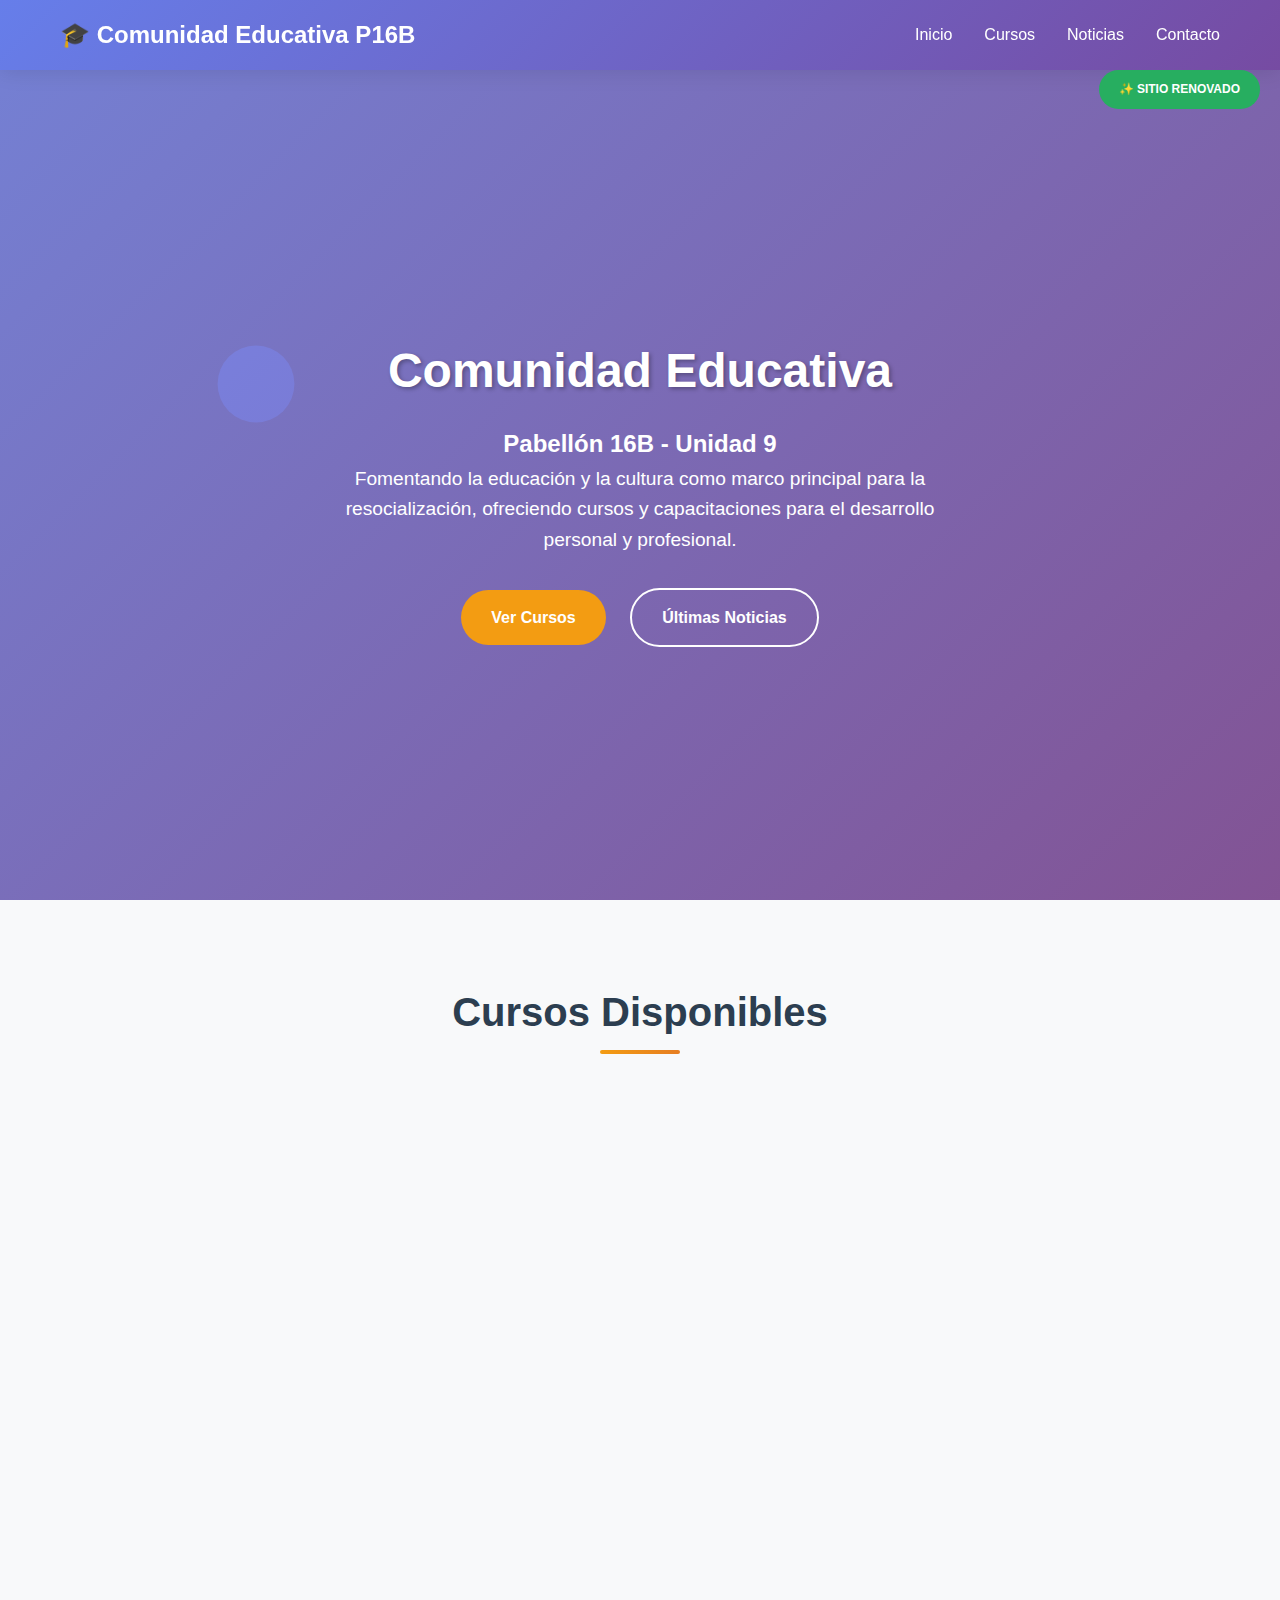
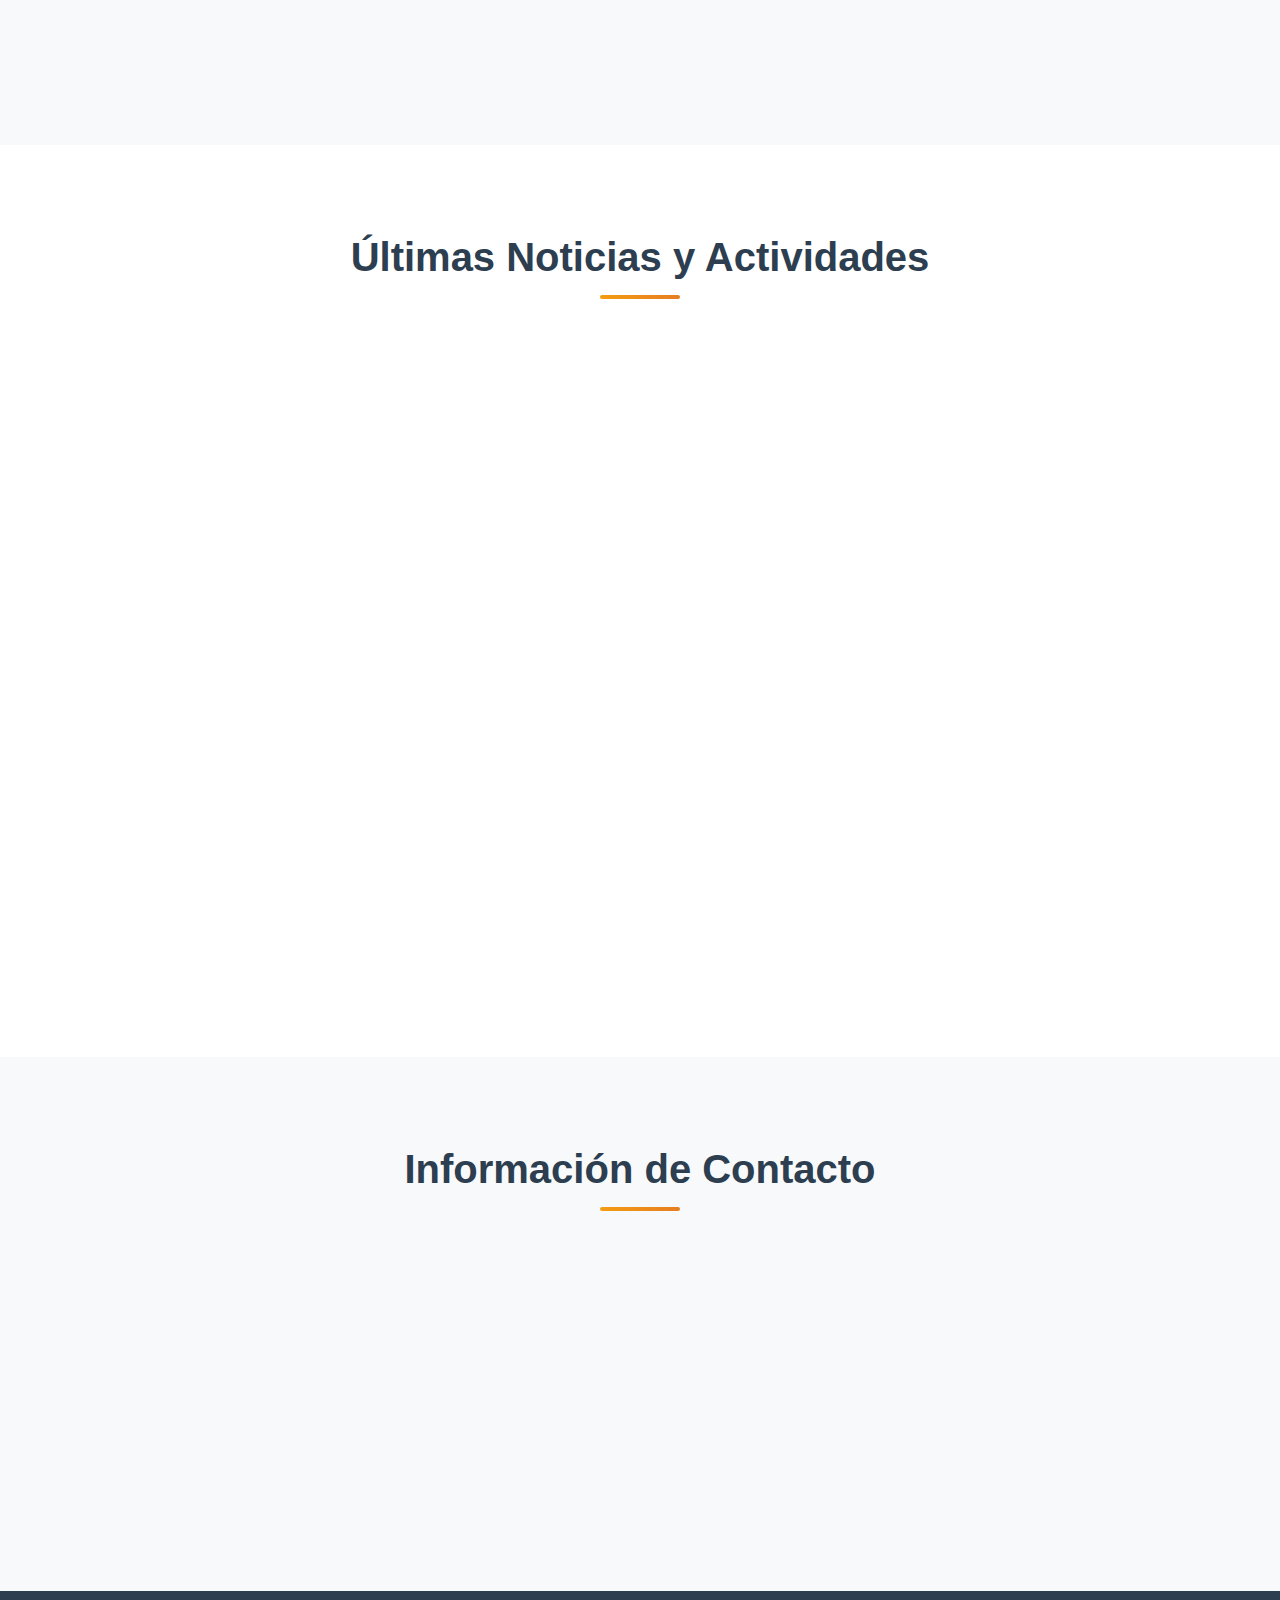
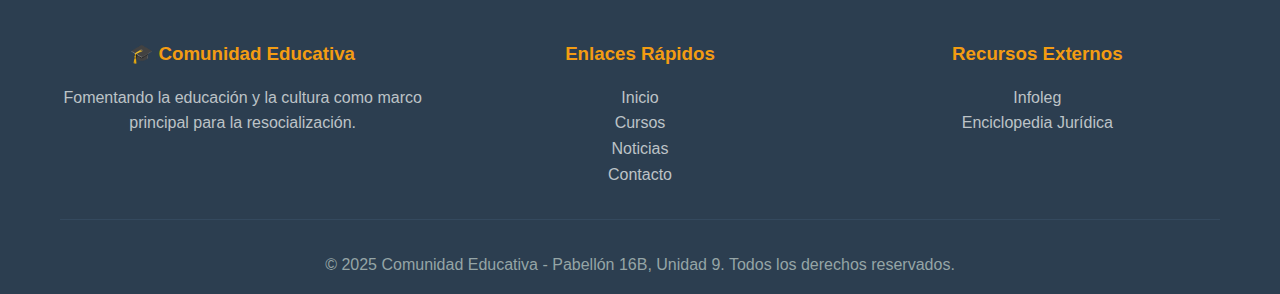
<file: index.html>
<!DOCTYPE html>
<html lang="es">
<head>
    <meta charset="UTF-8">
    <meta name="viewport" content="width=device-width, initial-scale=1.0">
    <title>Nueva Comunidad Educativa - Pabellón 16B</title>
    <meta name="description" content="Sitio renovado de la Comunidad Educativa del Pabellón 16B - Unidad 9">
    <style>
        /* ===== RESET Y BASE ===== */
        * {
            margin: 0;
            padding: 0;
            box-sizing: border-box;
        }

        body {
            font-family: 'Segoe UI', Tahoma, Geneva, Verdana, sans-serif;
            line-height: 1.6;
            color: #333;
            overflow-x: hidden;
        }

        .container {
            max-width: 1200px;
            margin: 0 auto;
            padding: 0 20px;
        }

        /* ===== HEADER ===== */
        .header {
            background: linear-gradient(135deg, #667eea 0%, #764ba2 100%);
            color: white;
            padding: 1rem 0;
            position: fixed;
            top: 0;
            width: 100%;
            z-index: 1000;
            box-shadow: 0 2px 20px rgba(0,0,0,0.1);
        }

        .nav {
            display: flex;
            justify-content: space-between;
            align-items: center;
        }

        .logo {
            font-size: 1.5rem;
            font-weight: bold;
        }

        .nav-links {
            display: flex;
            list-style: none;
            gap: 2rem;
        }

        .nav-links a {
            color: white;
            text-decoration: none;
            transition: opacity 0.3s;
        }

        .nav-links a:hover {
            opacity: 0.8;
        }

        .menu-toggle {
            display: none;
            flex-direction: column;
            cursor: pointer;
        }

        .menu-toggle span {
            width: 25px;
            height: 3px;
            background: white;
            margin: 3px 0;
            transition: 0.3s;
        }

        /* ===== HERO ===== */
        .hero {
            background: linear-gradient(135deg, rgba(102, 126, 234, 0.9) 0%, rgba(118, 75, 162, 0.9) 100%),
                        url('data:image/svg+xml,<svg xmlns="http://www.w3.org/2000/svg" viewBox="0 0 100 100"><rect width="100" height="100" fill="%23f39c12"/><circle cx="20" cy="30" r="3" fill="%23ffffff"/></svg>');
            background-size: cover;
            min-height: 100vh;
            display: flex;
            align-items: center;
            text-align: center;
            color: white;
            padding-top: 80px;
        }

        .hero-content h1 {
            font-size: 3rem;
            margin-bottom: 1rem;
            text-shadow: 2px 2px 4px rgba(0,0,0,0.3);
        }

        .hero-content p {
            font-size: 1.2rem;
            margin-bottom: 2rem;
            max-width: 600px;
            margin-left: auto;
            margin-right: auto;
        }

        .btn {
            display: inline-block;
            padding: 15px 30px;
            background: #f39c12;
            color: white;
            text-decoration: none;
            border-radius: 30px;
            transition: all 0.3s;
            font-weight: 600;
            margin: 0 10px;
        }

        .btn:hover {
            transform: translateY(-2px);
            box-shadow: 0 10px 30px rgba(243, 156, 18, 0.4);
        }

        .btn-outline {
            background: transparent;
            border: 2px solid white;
        }

        .btn-outline:hover {
            background: white;
            color: #667eea;
        }

        /* ===== SECCIONES ===== */
        .section {
            padding: 80px 0;
        }

        .section-title {
            text-align: center;
            font-size: 2.5rem;
            margin-bottom: 3rem;
            color: #2c3e50;
            position: relative;
        }

        .section-title::after {
            content: '';
            position: absolute;
            bottom: -10px;
            left: 50%;
            transform: translateX(-50%);
            width: 80px;
            height: 4px;
            background: linear-gradient(90deg, #f39c12, #e67e22);
            border-radius: 2px;
        }

        /* ===== CURSOS ===== */
        .cursos {
            background: #f8f9fa;
        }

        .cursos-grid {
            display: grid;
            grid-template-columns: repeat(auto-fit, minmax(300px, 1fr));
            gap: 2rem;
        }

        .curso-card {
            background: white;
            border-radius: 15px;
            overflow: hidden;
            box-shadow: 0 10px 30px rgba(0,0,0,0.1);
            transition: all 0.3s;
            cursor: pointer;
        }

        .curso-card:hover {
            transform: translateY(-10px);
            box-shadow: 0 20px 50px rgba(0,0,0,0.15);
        }

        .curso-header {
            height: 100px;
            display: flex;
            align-items: center;
            justify-content: center;
            font-size: 2.5rem;
            color: white;
            position: relative;
            overflow: hidden;
        }

        .curso-header.rcp { background: linear-gradient(135deg, #e74c3c, #c0392b); }
        .curso-header.solar { background: linear-gradient(135deg, #f39c12, #e67e22); }
        .curso-header.salud { background: linear-gradient(135deg, #27ae60, #2ecc71); }
        .curso-header.legal { background: linear-gradient(135deg, #8e44ad, #9b59b6); }
        .curso-header.genero { background: linear-gradient(135deg, #e91e63, #ad1457); }
        .curso-header.prevencion { background: linear-gradient(135deg, #34495e, #2c3e50); }

        .curso-content {
            padding: 1.5rem;
        }

        .curso-content h3 {
            font-size: 1.3rem;
            margin-bottom: 0.5rem;
            color: #2c3e50;
        }

        .curso-content p {
            color: #7f8c8d;
            margin-bottom: 1rem;
        }

        .curso-info {
            display: flex;
            justify-content: space-between;
            align-items: center;
            font-size: 0.9rem;
        }

        .curso-lugar {
            color: #95a5a6;
        }

        .curso-estado {
            background: #27ae60;
            color: white;
            padding: 0.2rem 0.8rem;
            border-radius: 15px;
            font-size: 0.8rem;
            font-weight: 600;
        }

        /* ===== NOTICIAS ===== */
        .noticias-grid {
            display: grid;
            grid-template-columns: repeat(auto-fit, minmax(350px, 1fr));
            gap: 2rem;
        }

        .noticia-card {
            background: white;
            border-radius: 15px;
            padding: 2rem;
            box-shadow: 0 10px 30px rgba(0,0,0,0.1);
            border-left: 5px solid #3498db;
            transition: all 0.3s;
        }

        .noticia-card:hover {
            transform: translateY(-5px);
            box-shadow: 0 20px 40px rgba(0,0,0,0.15);
        }

        .noticia-fecha {
            background: #3498db;
            color: white;
            padding: 0.5rem 1rem;
            border-radius: 20px;
            font-size: 0.9rem;
            display: inline-block;
            margin-bottom: 1rem;
        }

        .noticia-card h3 {
            color: #2c3e50;
            margin-bottom: 1rem;
            font-size: 1.3rem;
        }

        .noticia-card p {
            color: #7f8c8d;
            line-height: 1.6;
        }

        /* ===== CONTACTO ===== */
        .contacto {
            background: #f8f9fa;
        }

        .contacto-grid {
            display: grid;
            grid-template-columns: repeat(auto-fit, minmax(300px, 1fr));
            gap: 2rem;
        }

        .contacto-item {
            background: white;
            padding: 2rem;
            border-radius: 15px;
            text-align: center;
            box-shadow: 0 10px 30px rgba(0,0,0,0.1);
            transition: all 0.3s;
        }

        .contacto-item:hover {
            transform: translateY(-5px);
        }

        .contacto-icon {
            background: linear-gradient(135deg, #3498db, #2980b9);
            width: 80px;
            height: 80px;
            border-radius: 50%;
            display: flex;
            align-items: center;
            justify-content: center;
            margin: 0 auto 1.5rem;
            font-size: 2rem;
            color: white;
        }

        .contacto-item h3 {
            color: #2c3e50;
            margin-bottom: 1rem;
        }

        .contacto-item p {
            color: #7f8c8d;
            line-height: 1.5;
        }

        /* ===== FOOTER ===== */
        .footer {
            background: #2c3e50;
            color: white;
            text-align: center;
            padding: 3rem 0 1rem;
        }

        .footer-content {
            display: grid;
            grid-template-columns: repeat(auto-fit, minmax(250px, 1fr));
            gap: 2rem;
            margin-bottom: 2rem;
        }

        .footer-section h3 {
            color: #f39c12;
            margin-bottom: 1rem;
        }

        .footer-section p, .footer-section a {
            color: #bdc3c7;
            text-decoration: none;
            line-height: 1.6;
        }

        .footer-section a:hover {
            color: #f39c12;
        }

        .footer-bottom {
            border-top: 1px solid #34495e;
            padding-top: 2rem;
            color: #95a5a6;
        }

        /* ===== RESPONSIVE ===== */
        @media (max-width: 768px) {
            .nav-links {
                display: none;
                position: fixed;
                top: 70px;
                left: 0;
                width: 100%;
                background: rgba(102, 126, 234, 0.95);
                flex-direction: column;
                padding: 2rem;
                text-align: center;
            }

            .nav-links.active {
                display: flex;
            }

            .menu-toggle {
                display: flex;
            }

            .hero-content h1 {
                font-size: 2rem;
            }

            .section-title {
                font-size: 2rem;
            }

            .cursos-grid,
            .noticias-grid,
            .contacto-grid {
                grid-template-columns: 1fr;
            }
        }

        /* ===== SMOOTH SCROLL ===== */
        html {
            scroll-behavior: smooth;
        }

        /* ===== AVISO NUEVA VERSION ===== */
        .nuevo-aviso {
            position: fixed;
            top: 70px;
            right: 20px;
            background: #27ae60;
            color: white;
            padding: 10px 20px;
            border-radius: 25px;
            font-size: 12px;
            font-weight: bold;
            z-index: 9999;
            animation: pulse 2s infinite;
        }

        @keyframes pulse {
            0% { transform: scale(1); }
            50% { transform: scale(1.05); }
            100% { transform: scale(1); }
        }
    </style>
</head>
<body>
    <!-- Aviso Nueva Versión -->
    <div class="nuevo-aviso">
        ✨ SITIO RENOVADO
    </div>

    <!-- Header -->
    <header class="header">
        <nav class="nav container">
            <div class="logo">
                🎓 Comunidad Educativa P16B
            </div>
            <ul class="nav-links" id="nav-links">
                <li><a href="#inicio">Inicio</a></li>
                <li><a href="#cursos">Cursos</a></li>
                <li><a href="#noticias">Noticias</a></li>
                <li><a href="#contacto">Contacto</a></li>
            </ul>
            <div class="menu-toggle" id="menu-toggle">
                <span></span>
                <span></span>
                <span></span>
            </div>
        </nav>
    </header>

    <!-- Hero -->
    <section id="inicio" class="hero">
        <div class="container">
            <div class="hero-content">
                <h1>Comunidad Educativa</h1>
                <h2>Pabellón 16B - Unidad 9</h2>
                <p>Fomentando la educación y la cultura como marco principal para la resocialización, ofreciendo cursos y capacitaciones para el desarrollo personal y profesional.</p>
                <a href="#cursos" class="btn">Ver Cursos</a>
                <a href="#noticias" class="btn btn-outline">Últimas Noticias</a>
            </div>
        </div>
    </section>

    <!-- Cursos -->
    <section id="cursos" class="section cursos">
        <div class="container">
            <h2 class="section-title">Cursos Disponibles</h2>
            <div class="cursos-grid">
                <div class="curso-card" onclick="scrollToContact()">
                    <div class="curso-header rcp">
                        ❤️
                    </div>
                    <div class="curso-content">
                        <h3>RCP y Primeros Auxilios</h3>
                        <p>Reanimación Cardiopulmonar y Primeros Auxilios</p>
                        <div class="curso-info">
                            <span class="curso-lugar">SUM Pabellón 16B</span>
                            <span class="curso-estado">Activo</span>
                        </div>
                    </div>
                </div>

                <div class="curso-card" onclick="scrollToContact()">
                    <div class="curso-header solar">
                        ☀️
                    </div>
                    <div class="curso-content">
                        <h3>Paneles Solares</h3>
                        <p>Instalación y mantenimiento de energía solar</p>
                        <div class="curso-info">
                            <span class="curso-lugar">Miércoles</span>
                            <span class="curso-estado">Activo</span>
                        </div>
                    </div>
                </div>

                <div class="curso-card" onclick="scrollToContact()">
                    <div class="curso-header salud">
                        🏥
                    </div>
                    <div class="curso-content">
                        <h3>Promotor de Salud</h3>
                        <p>Promoción del bienestar y la salud</p>
                        <div class="curso-info">
                            <span class="curso-lugar">Biblioteca 16B</span>
                            <span class="curso-estado">En curso</span>
                        </div>
                    </div>
                </div>

                <div class="curso-card" onclick="scrollToContact()">
                    <div class="curso-header legal">
                        ⚖️
                    </div>
                    <div class="curso-content">
                        <h3>Proceso Penal</h3>
                        <p>Introducción al Proceso Penal y la pena</p>
                        <div class="curso-info">
                            <span class="curso-lugar">Aula principal</span>
                            <span class="curso-estado">Inscripciones abiertas</span>
                        </div>
                    </div>
                </div>

                <div class="curso-card" onclick="scrollToContact()">
                    <div class="curso-header genero">
                        👥
                    </div>
                    <div class="curso-content">
                        <h3>Género y Ley Micaela</h3>
                        <p>Violencias de género y Ley Micaela</p>
                        <div class="curso-info">
                            <span class="curso-lugar">Desde abril</span>
                            <span class="curso-estado">Activo</span>
                        </div>
                    </div>
                </div>

                <div class="curso-card" onclick="scrollToContact()">
                    <div class="curso-header prevencion">
                        🛡️
                    </div>
                    <div class="curso-content">
                        <h3>Prevención Consumos</h3>
                        <p>Prevención de consumos problemáticos</p>
                        <div class="curso-info">
                            <span class="curso-lugar">Salud Penitenciaria</span>
                            <span class="curso-estado">Disponible</span>
                        </div>
                    </div>
                </div>
            </div>
        </div>
    </section>

    <!-- Noticias -->
    <section id="noticias" class="section">
        <div class="container">
            <h2 class="section-title">Últimas Noticias y Actividades</h2>
            <div class="noticias-grid">
                <article class="noticia-card">
                    <div class="noticia-fecha">06-06-2025</div>
                    <h3>Charla Prevención Consumos Problemáticos</h3>
                    <p>En el marco del curso de Promotor de Salud, las psicólogas de Salud Penitenciaria dieron una charla sobre los consumos problemáticos...</p>
                </article>

                <article class="noticia-card">
                    <div class="noticia-fecha">21-05-2025</div>
                    <h3>Curso de Paneles Solares</h3>
                    <p>Los participantes aprenden las tareas de instalación, mantenimiento y problemas habituales en la instalación de paneles solares...</p>
                </article>

                <article class="noticia-card">
                    <div class="noticia-fecha">20-05-2025</div>
                    <h3>Curso Género y Ley Micaela</h3>
                    <p>Desde el mes de abril se viene dictando el curso relacionado con violencias, género y la denominada Ley Micaela...</p>
                </article>

                <article class="noticia-card">
                    <div class="noticia-fecha">06-05-2025</div>
                    <h3>Charla Prevención de ITS</h3>
                    <p>En el marco del curso de Promotor de Salud, se llevó a cabo la clase pertinente a prevenir infecciones de transmisión sexual...</p>
                </article>

                <article class="noticia-card">
                    <div class="noticia-fecha">30-04-2025</div>
                    <h3>Charla Prevención de Incendios</h3>
                    <p>Personal de bomberos de la Unidad número 9 brindó una charla instructiva sobre prevención de incendios y procedimientos de emergencia...</p>
                </article>

                <article class="noticia-card">
                    <div class="noticia-fecha">22-04-2025</div>
                    <h3>Donación de Libros</h3>
                    <p>Alimentando el espíritu de fomentar la educación y la cultura, se realizó una donación de libros hacia el Pabellón Literario N°18...</p>
                </article>
            </div>
        </div>
    </section>

    <!-- Contacto -->
    <section id="contacto" class="section contacto">
        <div class="container">
            <h2 class="section-title">Información de Contacto</h2>
            <div class="contacto-grid">
                <div class="contacto-item">
                    <div class="contacto-icon">
                        📍
                    </div>
                    <h3>Ubicación</h3>
                    <p>Pabellón 16B - Unidad 9<br>Servicio Penitenciario Bonaerense</p>
                </div>

                <div class="contacto-item">
                    <div class="contacto-icon">
                        📝
                    </div>
                    <h3>Inscripciones</h3>
                    <p>Oficina de Judiciales<br>Para inscribirse a los cursos disponibles</p>
                </div>

                <div class="contacto-item">
                    <div class="contacto-icon">
                        🕒
                    </div>
                    <h3>Horarios</h3>
                    <p>Consultar horarios específicos<br>según cada curso</p>
                </div>
            </div>
        </div>
    </section>

    <!-- Footer -->
    <footer class="footer">
        <div class="container">
            <div class="footer-content">
                <div class="footer-section">
                    <h3>🎓 Comunidad Educativa</h3>
                    <p>Fomentando la educación y la cultura como marco principal para la resocialización.</p>
                </div>
                <div class="footer-section">
                    <h3>Enlaces Rápidos</h3>
                    <p><a href="#inicio">Inicio</a></p>
                    <p><a href="#cursos">Cursos</a></p>
                    <p><a href="#noticias">Noticias</a></p>
                    <p><a href="#contacto">Contacto</a></p>
                </div>
                <div class="footer-section">
                    <h3>Recursos Externos</h3>
                    <p><a href="https://www.infoleg.gob.ar/" target="_blank">Infoleg</a></p>
                    <p><a href="http://www.enciclopedia-juridica.com/" target="_blank">Enciclopedia Jurídica</a></p>
                </div>
            </div>
            <div class="footer-bottom">
                <p>&copy; 2025 Comunidad Educativa - Pabellón 16B, Unidad 9. Todos los derechos reservados.</p>
            </div>
        </div>
    </footer>

    <script>
        // Navegación móvil
        const menuToggle = document.getElementById('menu-toggle');
        const navLinks = document.getElementById('nav-links');

        menuToggle.addEventListener('click', () => {
            navLinks.classList.toggle('active');
        });

        // Cerrar menú al hacer click en un enlace
        document.querySelectorAll('.nav-links a').forEach(link => {
            link.addEventListener('click', () => {
                navLinks.classList.remove('active');
            });
        });

        // Scroll suave a contacto
        function scrollToContact() {
            document.getElementById('contacto').scrollIntoView({ 
                behavior: 'smooth' 
            });
        }

        // Animaciones al hacer scroll
        const observerOptions = {
            threshold: 0.1,
            rootMargin: '0px 0px -50px 0px'
        };

        const observer = new IntersectionObserver((entries) => {
            entries.forEach(entry => {
                if (entry.isIntersecting) {
                    entry.target.style.opacity = '1';
                    entry.target.style.transform = 'translateY(0)';
                }
            });
        }, observerOptions);

        // Aplicar animaciones
        document.querySelectorAll('.curso-card, .noticia-card, .contacto-item').forEach(el => {
            el.style.opacity = '0';
            el.style.transform = 'translateY(30px)';
            el.style.transition = 'all 0.6s ease';
            observer.observe(el);
        });

        // Remover aviso después de 10 segundos
        setTimeout(() => {
            const aviso = document.querySelector('.nuevo-aviso');
            if (aviso) {
                aviso.style.animation = 'none';
                aviso.style.opacity = '0';
                setTimeout(() => aviso.remove(), 300);
            }
        }, 10000);
    </script>
</body>
</html>
</file>
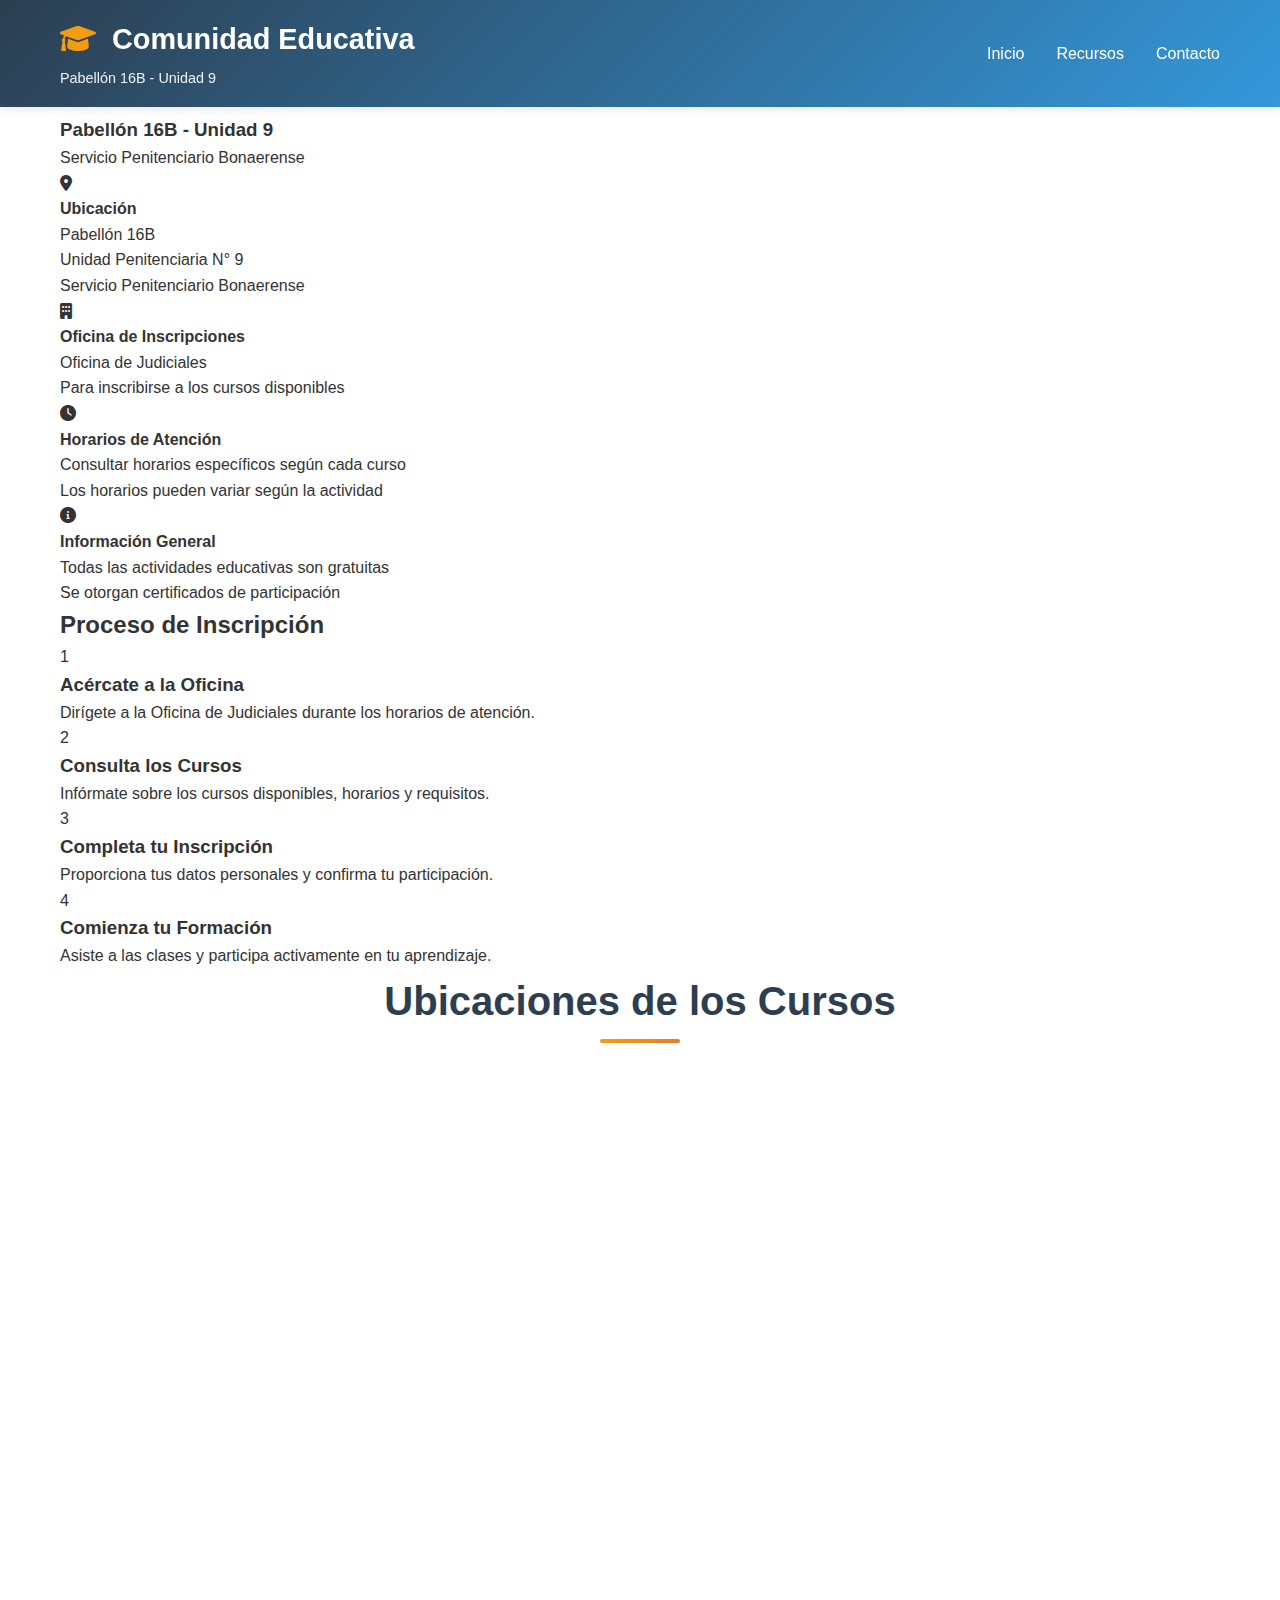
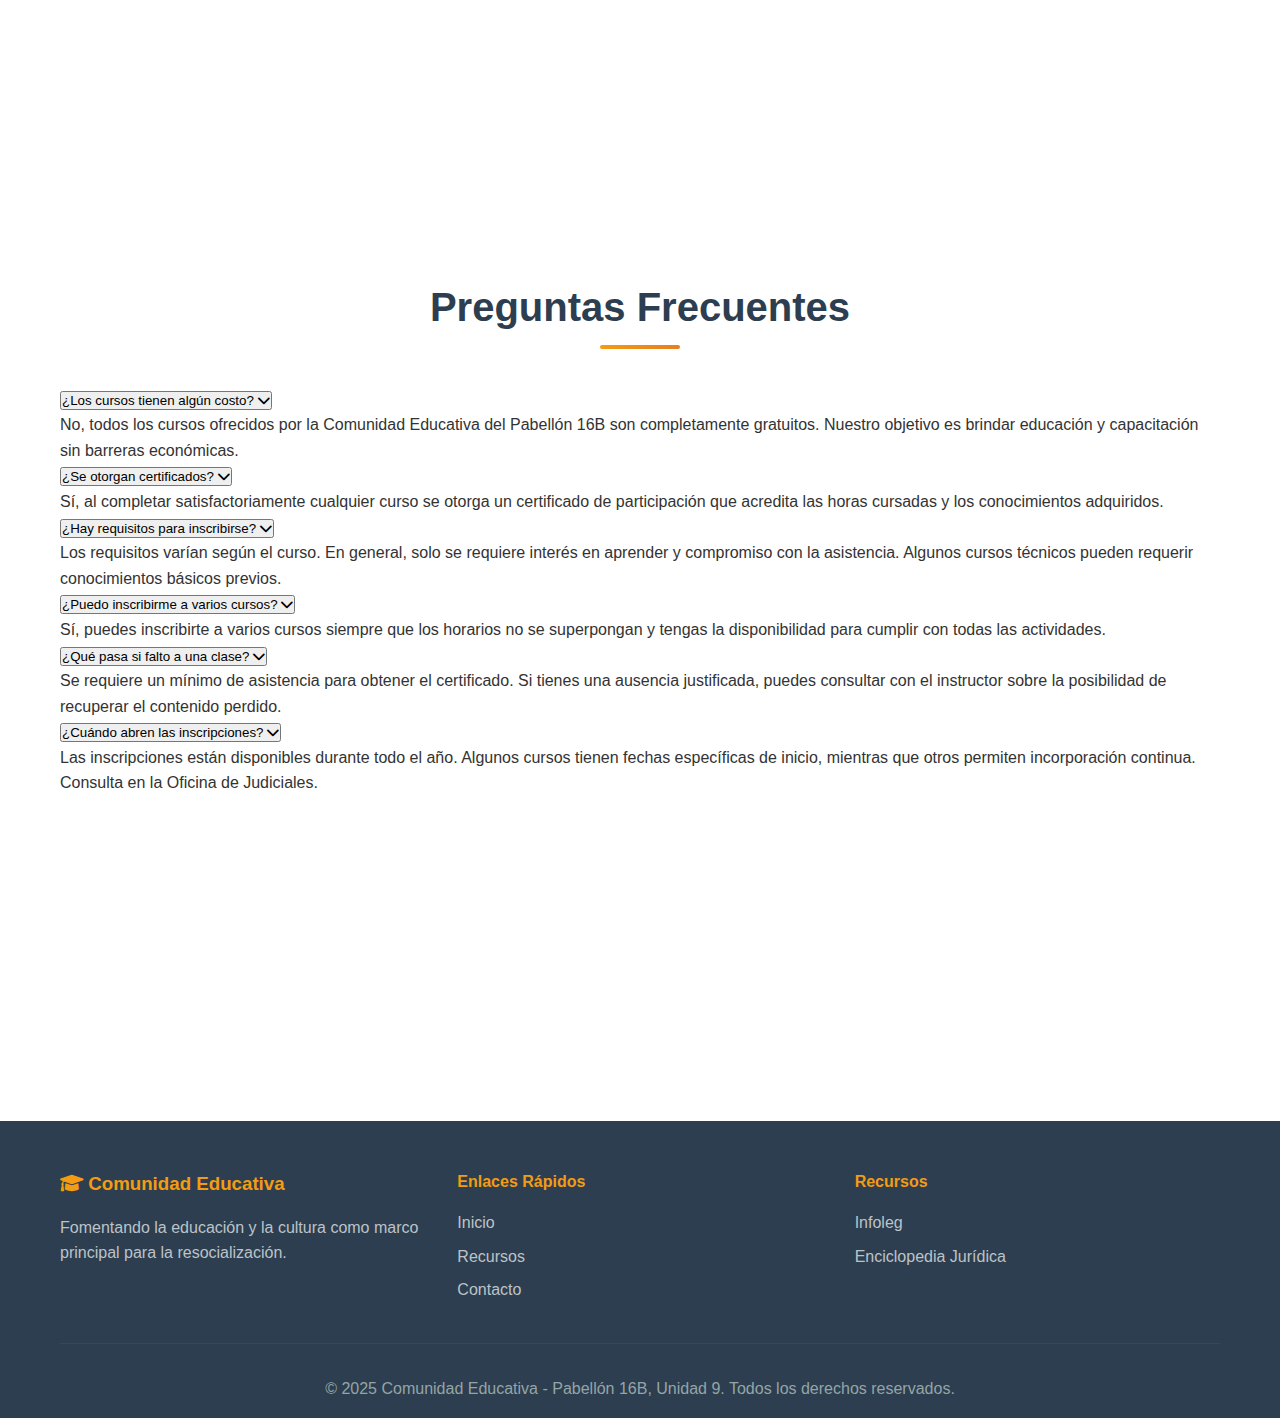
<file: contacto.html>
<!DOCTYPE html>
<html lang="es">
<head>
    <meta charset="UTF-8">
    <meta name="viewport" content="width=device-width, initial-scale=1.0">
    <title>Contacto - Comunidad Educativa Pabellón 16B</title>
    <meta name="description" content="Información de contacto e inscripciones para la Comunidad Educativa del Pabellón 16B - Unidad 9.">
    <link rel="stylesheet" href="styles.css">
    <link href="https://cdnjs.cloudflare.com/ajax/libs/font-awesome/6.0.0/css/all.min.css" rel="stylesheet">
</head>
<body>
    <!-- Header -->
    <header class="header">
        <nav class="navbar">
            <div class="nav-container">
                <div class="nav-logo">
                    <a href="index.html">
                        <h1><i class="fas fa-graduation-cap"></i> Comunidad Educativa</h1>
                        <span class="nav-subtitle">Pabellón 16B - Unidad 9</span>
                    </a>
                </div>
                <ul class="nav-menu">
                    <li class="nav-item">
                        <a href="index.html" class="nav-link">Inicio</a>
                    </li>
                    <li class="nav-item">
                        <a href="recursos.html" class="nav-link">Recursos</a>
                    </li>
                    <li class="nav-item">
                        <a href="contacto.html" class="nav-link active">Contacto</a>
                    </li>
                </ul>
                <div class="nav-toggle" id="mobile-menu">
                    <span class="bar"></span>
                    <span class="bar"></span>
                    <span class="bar"></span>
                </div>
            </div>
        </nav>
    </header>

    <!-- Page Header -->
    <section class="page-header">
        <div class="container">
            <h1>Información de Contacto</h1>
            <p>¿Tienes dudas o quieres inscribirte a algún curso? Aquí tienes toda la información</p>
        </div>
    </section>

    <!-- Contacto Section -->
    <section class="contacto-page">
        <div class="container">
            <!-- Información Principal -->
            <div class="contacto-main">
                <div class="contacto-info-card">
                    <h2>Comunidad Educativa</h2>
                    <h3>Pabellón 16B - Unidad 9</h3>
                    <p>Servicio Penitenciario Bonaerense</p>
                    
                    <div class="info-details">
                        <div class="info-item">
                            <div class="info-icon">
                                <i class="fas fa-map-marker-alt"></i>
                            </div>
                            <div class="info-content">
                                <h4>Ubicación</h4>
                                <p>Pabellón 16B<br>Unidad Penitenciaria N° 9<br>Servicio Penitenciario Bonaerense</p>
                            </div>
                        </div>

                        <div class="info-item">
                            <div class="info-icon">
                                <i class="fas fa-building"></i>
                            </div>
                            <div class="info-content">
                                <h4>Oficina de Inscripciones</h4>
                                <p>Oficina de Judiciales<br>Para inscribirse a los cursos disponibles</p>
                            </div>
                        </div>

                        <div class="info-item">
                            <div class="info-icon">
                                <i class="fas fa-clock"></i>
                            </div>
                            <div class="info-content">
                                <h4>Horarios de Atención</h4>
                                <p>Consultar horarios específicos según cada curso<br>Los horarios pueden variar según la actividad</p>
                            </div>
                        </div>

                        <div class="info-item">
                            <div class="info-icon">
                                <i class="fas fa-info-circle"></i>
                            </div>
                            <div class="info-content">
                                <h4>Información General</h4>
                                <p>Todas las actividades educativas son gratuitas<br>Se otorgan certificados de participación</p>
                            </div>
                        </div>
                    </div>
                </div>

                <!-- Proceso de Inscripción -->
                <div class="inscripcion-proceso">
                    <h2>Proceso de Inscripción</h2>
                    <div class="proceso-steps">
                        <div class="step-item">
                            <div class="step-number">1</div>
                            <div class="step-content">
                                <h3>Acércate a la Oficina</h3>
                                <p>Dirígete a la Oficina de Judiciales durante los horarios de atención.</p>
                            </div>
                        </div>

                        <div class="step-item">
                            <div class="step-number">2</div>
                            <div class="step-content">
                                <h3>Consulta los Cursos</h3>
                                <p>Infórmate sobre los cursos disponibles, horarios y requisitos.</p>
                            </div>
                        </div>

                        <div class="step-item">
                            <div class="step-number">3</div>
                            <div class="step-content">
                                <h3>Completa tu Inscripción</h3>
                                <p>Proporciona tus datos personales y confirma tu participación.</p>
                            </div>
                        </div>

                        <div class="step-item">
                            <div class="step-number">4</div>
                            <div class="step-content">
                                <h3>Comienza tu Formación</h3>
                                <p>Asiste a las clases y participa activamente en tu aprendizaje.</p>
                            </div>
                        </div>
                    </div>
                </div>
            </div>

            <!-- Cursos y Ubicaciones -->
            <div class="ubicaciones-section">
                <h2 class="section-title">Ubicaciones de los Cursos</h2>
                <div class="ubicaciones-grid">
                    <div class="ubicacion-card">
                        <div class="ubicacion-icon">
                            <i class="fas fa-heartbeat"></i>
                        </div>
                        <h3>RCP y Primeros Auxilios</h3>
                        <div class="ubicacion-details">
                            <p><i class="fas fa-map-marker-alt"></i> SUM Pabellón 16B</p>
                            <p><i class="fas fa-calendar"></i> Desde marzo 2025</p>
                            <p><i class="fas fa-users"></i> 100+ alumnos capacitados</p>
                        </div>
                    </div>

                    <div class="ubicacion-card">
                        <div class="ubicacion-icon">
                            <i class="fas fa-user-md"></i>
                        </div>
                        <h3>Promotor de Salud</h3>
                        <div class="ubicacion-details">
                            <p><i class="fas fa-map-marker-alt"></i> Biblioteca 16B</p>
                            <p><i class="fas fa-calendar"></i> Martes</p>
                            <p><i class="fas fa-user-md"></i> Personal especializado</p>
                        </div>
                    </div>

                    <div class="ubicacion-card">
                        <div class="ubicacion-icon">
                            <i class="fas fa-solar-panel"></i>
                        </div>
                        <h3>Paneles Solares</h3>
                        <div class="ubicacion-details">
                            <p><i class="fas fa-map-marker-alt"></i> Aula técnica</p>
                            <p><i class="fas fa-calendar"></i> Miércoles</p>
                            <p><i class="fas fa-tools"></i> Teórico-práctico</p>
                        </div>
                    </div>

                    <div class="ubicacion-card">
                        <div class="ubicacion-icon">
                            <i class="fas fa-balance-scale"></i>
                        </div>
                        <h3>Proceso Penal</h3>
                        <div class="ubicacion-details">
                            <p><i class="fas fa-map-marker-alt"></i> Aula principal</p>
                            <p><i class="fas fa-book"></i> Marco legal</p>
                            <p><i class="fas fa-certificate"></i> Con certificación</p>
                        </div>
                    </div>

                    <div class="ubicacion-card">
                        <div class="ubicacion-icon">
                            <i class="fas fa-users"></i>
                        </div>
                        <h3>Género y Ley Micaela</h3>
                        <div class="ubicacion-details">
                            <p><i class="fas fa-map-marker-alt"></i> Aula de capacitación</p>
                            <p><i class="fas fa-calendar"></i> Desde abril</p>
                            <p><i class="fas fa-gavel"></i> Obligatorio</p>
                        </div>
                    </div>

                    <div class="ubicacion-card">
                        <div class="ubicacion-icon">
                            <i class="fas fa-shield-alt"></i>
                        </div>
                        <h3>Prevención Consumos</h3>
                        <div class="ubicacion-details">
                            <p><i class="fas fa-map-marker-alt"></i> Sala de reuniones</p>
                            <p><i class="fas fa-comments"></i> Charlas grupales</p>
                            <p><i class="fas fa-user-md"></i> Salud Penitenciaria</p>
                        </div>
                    </div>
                </div>
            </div>

            <!-- FAQ -->
            <div class="faq-section">
                <h2 class="section-title">Preguntas Frecuentes</h2>
                <div class="faq-container">
                    <div class="faq-item">
                        <button class="faq-question">
                            <span>¿Los cursos tienen algún costo?</span>
                            <i class="fas fa-chevron-down"></i>
                        </button>
                        <div class="faq-answer">
                            <p>No, todos los cursos ofrecidos por la Comunidad Educativa del Pabellón 16B son completamente gratuitos. Nuestro objetivo es brindar educación y capacitación sin barreras económicas.</p>
                        </div>
                    </div>

                    <div class="faq-item">
                        <button class="faq-question">
                            <span>¿Se otorgan certificados?</span>
                            <i class="fas fa-chevron-down"></i>
                        </button>
                        <div class="faq-answer">
                            <p>Sí, al completar satisfactoriamente cualquier curso se otorga un certificado de participación que acredita las horas cursadas y los conocimientos adquiridos.</p>
                        </div>
                    </div>

                    <div class="faq-item">
                        <button class="faq-question">
                            <span>¿Hay requisitos para inscribirse?</span>
                            <i class="fas fa-chevron-down"></i>
                        </button>
                        <div class="faq-answer">
                            <p>Los requisitos varían según el curso. En general, solo se requiere interés en aprender y compromiso con la asistencia. Algunos cursos técnicos pueden requerir conocimientos básicos previos.</p>
                        </div>
                    </div>

                    <div class="faq-item">
                        <button class="faq-question">
                            <span>¿Puedo inscribirme a varios cursos?</span>
                            <i class="fas fa-chevron-down"></i>
                        </button>
                        <div class="faq-answer">
                            <p>Sí, puedes inscribirte a varios cursos siempre que los horarios no se superpongan y tengas la disponibilidad para cumplir con todas las actividades.</p>
                        </div>
                    </div>

                    <div class="faq-item">
                        <button class="faq-question">
                            <span>¿Qué pasa si falto a una clase?</span>
                            <i class="fas fa-chevron-down"></i>
                        </button>
                        <div class="faq-answer">
                            <p>Se requiere un mínimo de asistencia para obtener el certificado. Si tienes una ausencia justificada, puedes consultar con el instructor sobre la posibilidad de recuperar el contenido perdido.</p>
                        </div>
                    </div>

                    <div class="faq-item">
                        <button class="faq-question">
                            <span>¿Cuándo abren las inscripciones?</span>
                            <i class="fas fa-chevron-down"></i>
                        </button>
                        <div class="faq-answer">
                            <p>Las inscripciones están disponibles durante todo el año. Algunos cursos tienen fechas específicas de inicio, mientras que otros permiten incorporación continua. Consulta en la Oficina de Judiciales.</p>
                        </div>
                    </div>
                </div>
            </div>

            <!-- Información Adicional -->
            <div class="info-adicional">
                <div class="info-cards">
                    <div class="info-card">
                        <div class="card-icon">
                            <i class="fas fa-graduation-cap"></i>
                        </div>
                        <h3>Educación Gratuita</h3>
                        <p>Todos nuestros cursos son gratuitos y están diseñados para promover el desarrollo personal y profesional.</p>
                    </div>

                    <div class="info-card">
                        <div class="card-icon">
                            <i class="fas fa-users"></i>
                        </div>
                        <h3>Comunidad</h3>
                        <p>Formamos parte de una comunidad educativa comprometida con la resocialización y el crecimiento personal.</p>
                    </div>

                    <div class="info-card">
                        <div class="card-icon">
                            <i class="fas fa-star"></i>
                        </div>
                        <h3>Calidad</h3>
                        <p>Nuestros cursos están dictados por profesionales especializados en cada área de conocimiento.</p>
                    </div>

                    <div class="info-card">
                        <div class="card-icon">
                            <i class="fas fa-certificate"></i>
                        </div>
                        <h3>Certificación</h3>
                        <p>Al finalizar cada curso recibirás un certificado que acredita tu participación y aprendizaje.</p>
                    </div>
                </div>
            </div>
        </div>
    </section>

    <!-- Footer -->
    <footer class="footer">
        <div class="container">
            <div class="footer-content">
                <div class="footer-section">
                    <h3><i class="fas fa-graduation-cap"></i> Comunidad Educativa</h3>
                    <p>Fomentando la educación y la cultura como marco principal para la resocialización.</p>
                </div>
                <div class="footer-section">
                    <h4>Enlaces Rápidos</h4>
                    <ul>
                        <li><a href="index.html">Inicio</a></li>
                        <li><a href="recursos.html">Recursos</a></li>
                        <li><a href="contacto.html">Contacto</a></li>
                    </ul>
                </div>
                <div class="footer-section">
                    <h4>Recursos</h4>
                    <ul>
                        <li><a href="https://www.infoleg.gob.ar/" target="_blank">Infoleg</a></li>
                        <li><a href="http://www.enciclopedia-juridica.com/" target="_blank">Enciclopedia Jurídica</a></li>
                    </ul>
                </div>
            </div>
            <div class="footer-bottom">
                <p>&copy; 2025 Comunidad Educativa - Pabellón 16B, Unidad 9. Todos los derechos reservados.</p>
            </div>
        </div>
    </footer>

    <script src="script.js"></script>
</body>
</html>
</file>
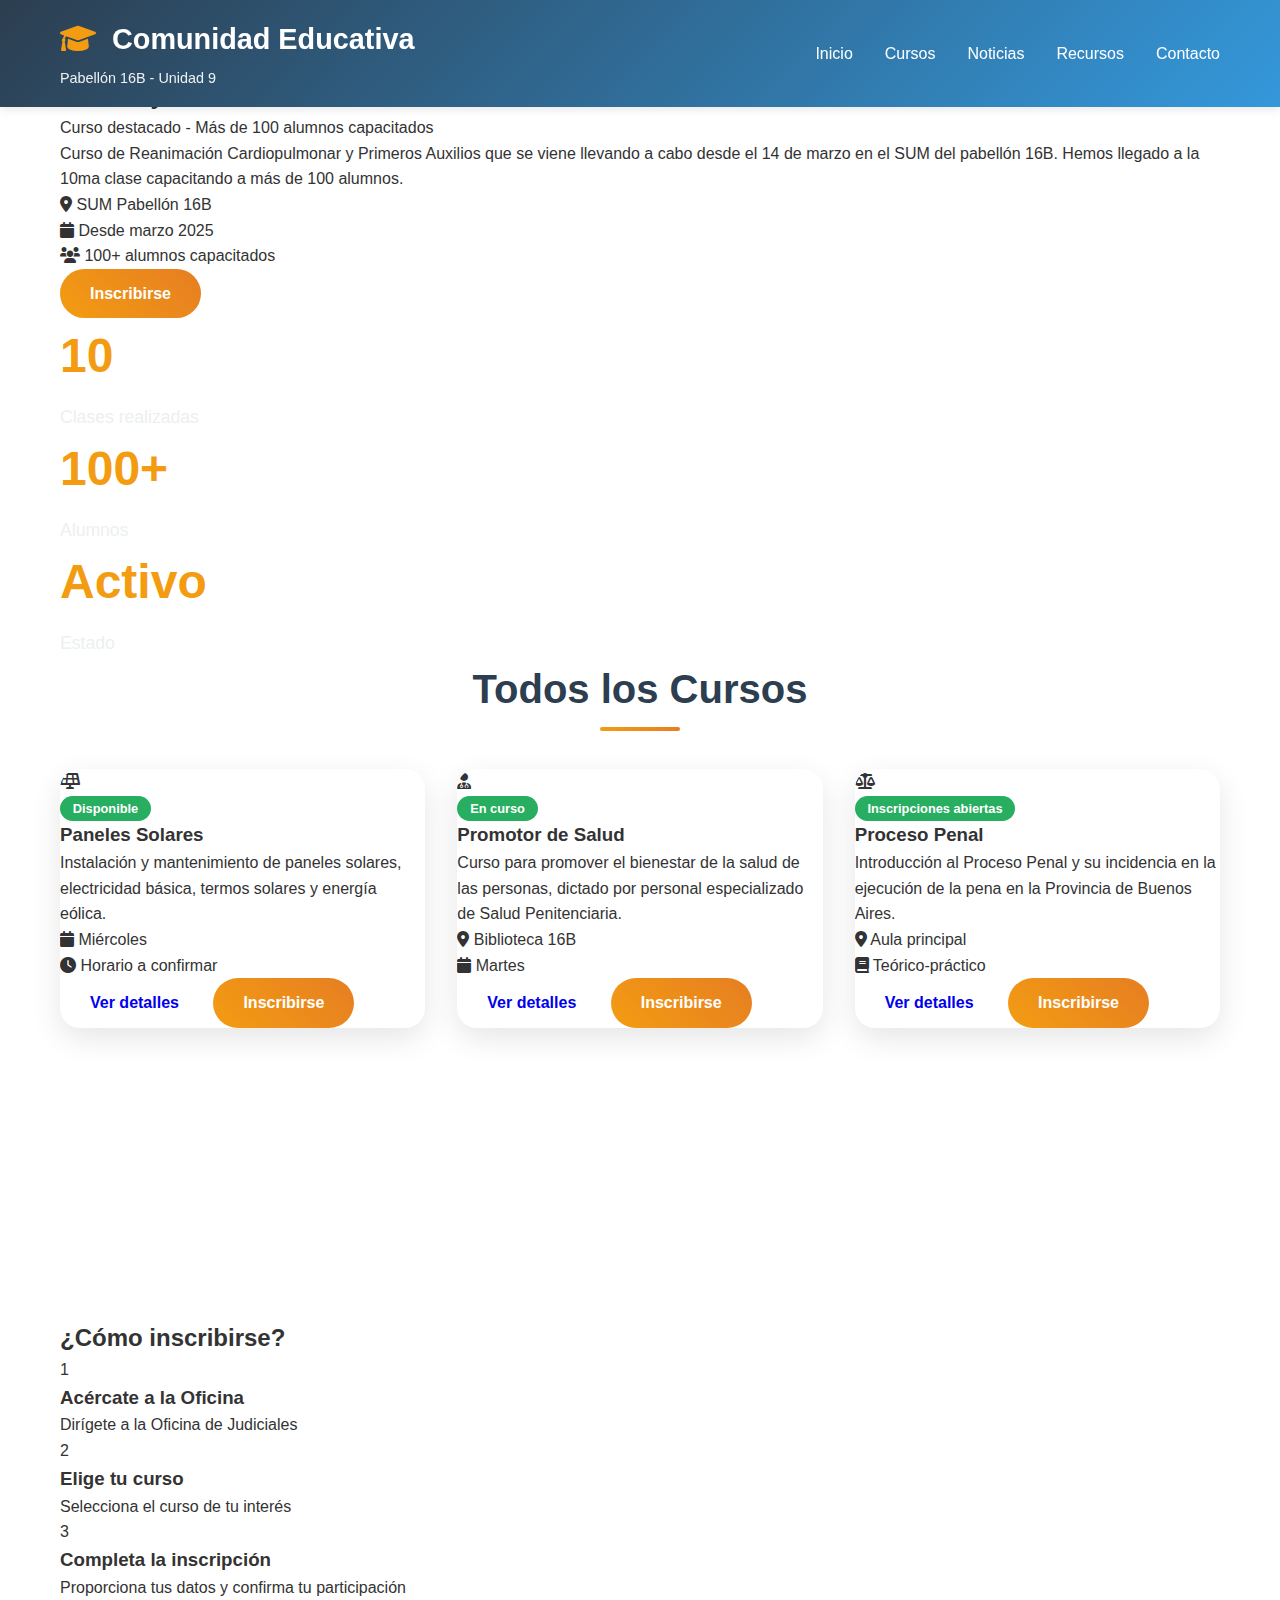
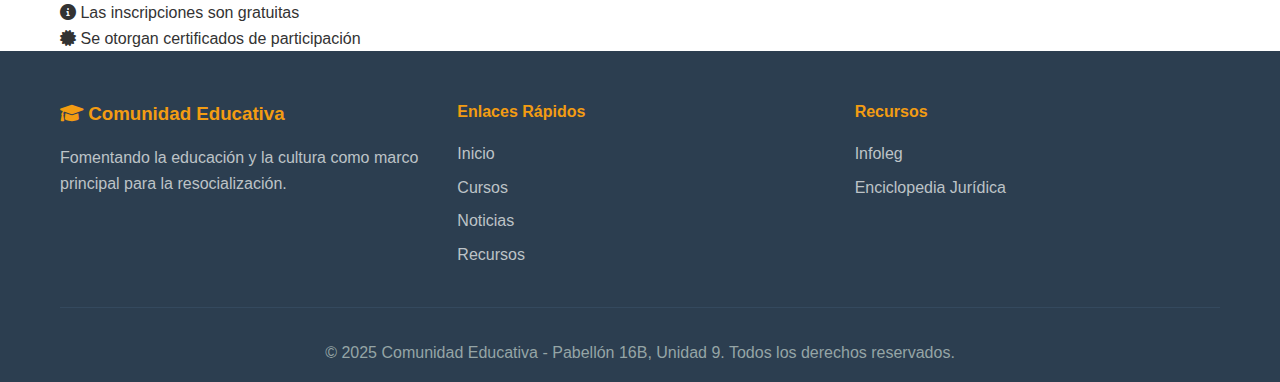
<file: cursos.html>
<!DOCTYPE html>
<html lang="es">
<head>
    <meta charset="UTF-8">
    <meta name="viewport" content="width=device-width, initial-scale=1.0">
    <title>Cursos - Comunidad Educativa Pabellón 16B</title>
    <meta name="description" content="Cursos disponibles en la Comunidad Educativa del Pabellón 16B - RCP, Paneles Solares, Promotor de Salud y más.">
    <link rel="stylesheet" href="styles.css">
    <link href="https://cdnjs.cloudflare.com/ajax/libs/font-awesome/6.0.0/css/all.min.css" rel="stylesheet">
</head>
<body>
    <!-- Header -->
    <header class="header">
        <nav class="navbar">
            <div class="nav-container">
                <div class="nav-logo">
                    <a href="index.html">
                        <h1><i class="fas fa-graduation-cap"></i> Comunidad Educativa</h1>
                        <span class="nav-subtitle">Pabellón 16B - Unidad 9</span>
                    </a>
                </div>
                <ul class="nav-menu">
                    <li class="nav-item">
                        <a href="index.html" class="nav-link">Inicio</a>
                    </li>
                    <li class="nav-item">
                        <a href="cursos.html" class="nav-link active">Cursos</a>
                    </li>
                    <li class="nav-item">
                        <a href="noticias.html" class="nav-link">Noticias</a>
                    </li>
                    <li class="nav-item">
                        <a href="recursos.html" class="nav-link">Recursos</a>
                    </li>
                    <li class="nav-item">
                        <a href="contacto.html" class="nav-link">Contacto</a>
                    </li>
                </ul>
                <div class="nav-toggle" id="mobile-menu">
                    <span class="bar"></span>
                    <span class="bar"></span>
                    <span class="bar"></span>
                </div>
            </div>
        </nav>
    </header>

    <!-- Page Header -->
    <section class="page-header">
        <div class="container">
            <h1>Cursos Disponibles</h1>
            <p>Capacitaciones y cursos de formación para el desarrollo personal y profesional</p>
        </div>
    </section>

    <!-- Cursos Section -->
    <section class="cursos-page">
        <div class="container">
            <!-- Curso destacado -->
            <div class="curso-destacado">
                <div class="curso-destacado-content">
                    <div class="curso-destacado-text">
                        <h2><i class="fas fa-heartbeat"></i> RCP y Primeros Auxilios</h2>
                        <p class="curso-destacado-subtitle">Curso destacado - Más de 100 alumnos capacitados</p>
                        <p>Curso de Reanimación Cardiopulmonar y Primeros Auxilios que se viene llevando a cabo desde el 14 de marzo en el SUM del pabellón 16B. Hemos llegado a la 10ma clase capacitando a más de 100 alumnos.</p>
                        <div class="curso-details">
                            <div class="detail-item">
                                <i class="fas fa-map-marker-alt"></i>
                                <span>SUM Pabellón 16B</span>
                            </div>
                            <div class="detail-item">
                                <i class="fas fa-calendar"></i>
                                <span>Desde marzo 2025</span>
                            </div>
                            <div class="detail-item">
                                <i class="fas fa-users"></i>
                                <span>100+ alumnos capacitados</span>
                            </div>
                        </div>
                        <a href="#inscripcion" class="btn btn-primary">Inscribirse</a>
                    </div>
                    <div class="curso-destacado-stats">
                        <div class="stat-card">
                            <div class="stat-number">10</div>
                            <div class="stat-label">Clases realizadas</div>
                        </div>
                        <div class="stat-card">
                            <div class="stat-number">100+</div>
                            <div class="stat-label">Alumnos</div>
                        </div>
                        <div class="stat-card">
                            <div class="stat-number">Activo</div>
                            <div class="stat-label">Estado</div>
                        </div>
                    </div>
                </div>
            </div>

            <!-- Otros cursos -->
            <h2 class="section-title">Todos los Cursos</h2>
            <div class="cursos-grid">
                <div class="curso-card">
                    <div class="card-header">
                        <div class="card-icon">
                            <i class="fas fa-solar-panel"></i>
                        </div>
                        <span class="card-status disponible">Disponible</span>
                    </div>
                    <h3>Paneles Solares</h3>
                    <p>Instalación y mantenimiento de paneles solares, electricidad básica, termos solares y energía eólica.</p>
                    <div class="curso-info">
                        <div class="info-item">
                            <i class="fas fa-calendar"></i>
                            <span>Miércoles</span>
                        </div>
                        <div class="info-item">
                            <i class="fas fa-clock"></i>
                            <span>Horario a confirmar</span>
                        </div>
                    </div>
                    <div class="card-actions">
                        <a href="#" class="btn btn-outline">Ver detalles</a>
                        <a href="#inscripcion" class="btn btn-primary">Inscribirse</a>
                    </div>
                </div>

                <div class="curso-card">
                    <div class="card-header">
                        <div class="card-icon">
                            <i class="fas fa-user-md"></i>
                        </div>
                        <span class="card-status activo">En curso</span>
                    </div>
                    <h3>Promotor de Salud</h3>
                    <p>Curso para promover el bienestar de la salud de las personas, dictado por personal especializado de Salud Penitenciaria.</p>
                    <div class="curso-info">
                        <div class="info-item">
                            <i class="fas fa-map-marker-alt"></i>
                            <span>Biblioteca 16B</span>
                        </div>
                        <div class="info-item">
                            <i class="fas fa-calendar"></i>
                            <span>Martes</span>
                        </div>
                    </div>
                    <div class="card-actions">
                        <a href="#" class="btn btn-outline">Ver detalles</a>
                        <a href="#inscripcion" class="btn btn-primary">Inscribirse</a>
                    </div>
                </div>

                <div class="curso-card">
                    <div class="card-header">
                        <div class="card-icon">
                            <i class="fas fa-balance-scale"></i>
                        </div>
                        <span class="card-status inscripciones">Inscripciones abiertas</span>
                    </div>
                    <h3>Proceso Penal</h3>
                    <p>Introducción al Proceso Penal y su incidencia en la ejecución de la pena en la Provincia de Buenos Aires.</p>
                    <div class="curso-info">
                        <div class="info-item">
                            <i class="fas fa-map-marker-alt"></i>
                            <span>Aula principal</span>
                        </div>
                        <div class="info-item">
                            <i class="fas fa-book"></i>
                            <span>Teórico-práctico</span>
                        </div>
                    </div>
                    <div class="card-actions">
                        <a href="#" class="btn btn-outline">Ver detalles</a>
                        <a href="#inscripcion" class="btn btn-primary">Inscribirse</a>
                    </div>
                </div>

                <div class="curso-card">
                    <div class="card-header">
                        <div class="card-icon">
                            <i class="fas fa-users"></i>
                        </div>
                        <span class="card-status activo">Activo</span>
                    </div>
                    <h3>Género y Ley Micaela</h3>
                    <p>Abordaje de violencias de género y capacitación en Ley Micaela. Curso que se dicta desde abril.</p>
                    <div class="curso-info">
                        <div class="info-item">
                            <i class="fas fa-calendar"></i>
                            <span>Desde abril</span>
                        </div>
                        <div class="info-item">
                            <i class="fas fa-certificate"></i>
                            <span>Con certificación</span>
                        </div>
                    </div>
                    <div class="card-actions">
                        <a href="#" class="btn btn-outline">Ver detalles</a>
                        <a href="#inscripcion" class="btn btn-primary">Inscribirse</a>
                    </div>
                </div>

                <div class="curso-card">
                    <div class="card-header">
                        <div class="card-icon">
                            <i class="fas fa-shield-alt"></i>
                        </div>
                        <span class="card-status disponible">Disponible</span>
                    </div>
                    <h3>Prevención Consumos</h3>
                    <p>Charlas sobre prevención de consumos problemáticos y promoción de hábitos saludables.</p>
                    <div class="curso-info">
                        <div class="info-item">
                            <i class="fas fa-user-md"></i>
                            <span>Salud Penitenciaria</span>
                        </div>
                        <div class="info-item">
                            <i class="fas fa-comments"></i>
                            <span>Charlas grupales</span>
                        </div>
                    </div>
                    <div class="card-actions">
                        <a href="#" class="btn btn-outline">Ver detalles</a>
                        <a href="#inscripcion" class="btn btn-primary">Inscribirse</a>
                    </div>
                </div>

                <div class="curso-card">
                    <div class="card-header">
                        <div class="card-icon">
                            <i class="fas fa-fire-extinguisher"></i>
                        </div>
                        <span class="card-status programado">Programado</span>
                    </div>
                    <h3>Prevención de Incendios</h3>
                    <p>Capacitación en prevención de incendios, plan de evacuación y uso de extintores dictado por bomberos.</p>
                    <div class="curso-info">
                        <div class="info-item">
                            <i class="fas fa-hard-hat"></i>
                            <span>Personal de bomberos</span>
                        </div>
                        <div class="info-item">
                            <i class="fas fa-map-marker-alt"></i>
                            <span>Biblioteca</span>
                        </div>
                    </div>
                    <div class="card-actions">
                        <a href="#" class="btn btn-outline">Ver detalles</a>
                        <a href="#inscripcion" class="btn btn-primary">Inscribirse</a>
                    </div>
                </div>
            </div>

            <!-- Inscripción -->
            <section id="inscripcion" class="inscripcion-section">
                <div class="inscripcion-card">
                    <h2>¿Cómo inscribirse?</h2>
                    <div class="inscripcion-steps">
                        <div class="step">
                            <div class="step-number">1</div>
                            <div class="step-content">
                                <h3>Acércate a la Oficina</h3>
                                <p>Dirígete a la Oficina de Judiciales</p>
                            </div>
                        </div>
                        <div class="step">
                            <div class="step-number">2</div>
                            <div class="step-content">
                                <h3>Elige tu curso</h3>
                                <p>Selecciona el curso de tu interés</p>
                            </div>
                        </div>
                        <div class="step">
                            <div class="step-number">3</div>
                            <div class="step-content">
                                <h3>Completa la inscripción</h3>
                                <p>Proporciona tus datos y confirma tu participación</p>
                            </div>
                        </div>
                    </div>
                    <div class="inscripcion-info">
                        <div class="info-item">
                            <i class="fas fa-info-circle"></i>
                            <span>Las inscripciones son gratuitas</span>
                        </div>
                        <div class="info-item">
                            <i class="fas fa-certificate"></i>
                            <span>Se otorgan certificados de participación</span>
                        </div>
                    </div>
                </div>
            </section>
        </div>
    </section>

    <!-- Footer -->
    <footer class="footer">
        <div class="container">
            <div class="footer-content">
                <div class="footer-section">
                    <h3><i class="fas fa-graduation-cap"></i> Comunidad Educativa</h3>
                    <p>Fomentando la educación y la cultura como marco principal para la resocialización.</p>
                </div>
                <div class="footer-section">
                    <h4>Enlaces Rápidos</h4>
                    <ul>
                        <li><a href="index.html">Inicio</a></li>
                        <li><a href="cursos.html">Cursos</a></li>
                        <li><a href="noticias.html">Noticias</a></li>
                        <li><a href="recursos.html">Recursos</a></li>
                    </ul>
                </div>
                <div class="footer-section">
                    <h4>Recursos</h4>
                    <ul>
                        <li><a href="https://www.infoleg.gob.ar/" target="_blank">Infoleg</a></li>
                        <li><a href="http://www.enciclopedia-juridica.com/" target="_blank">Enciclopedia Jurídica</a></li>
                    </ul>
                </div>
            </div>
            <div class="footer-bottom">
                <p>&copy; 2025 Comunidad Educativa - Pabellón 16B, Unidad 9. Todos los derechos reservados.</p>
            </div>
        </div>
    </footer>

    <script src="script.js"></script>
</body>
</html>
</file>
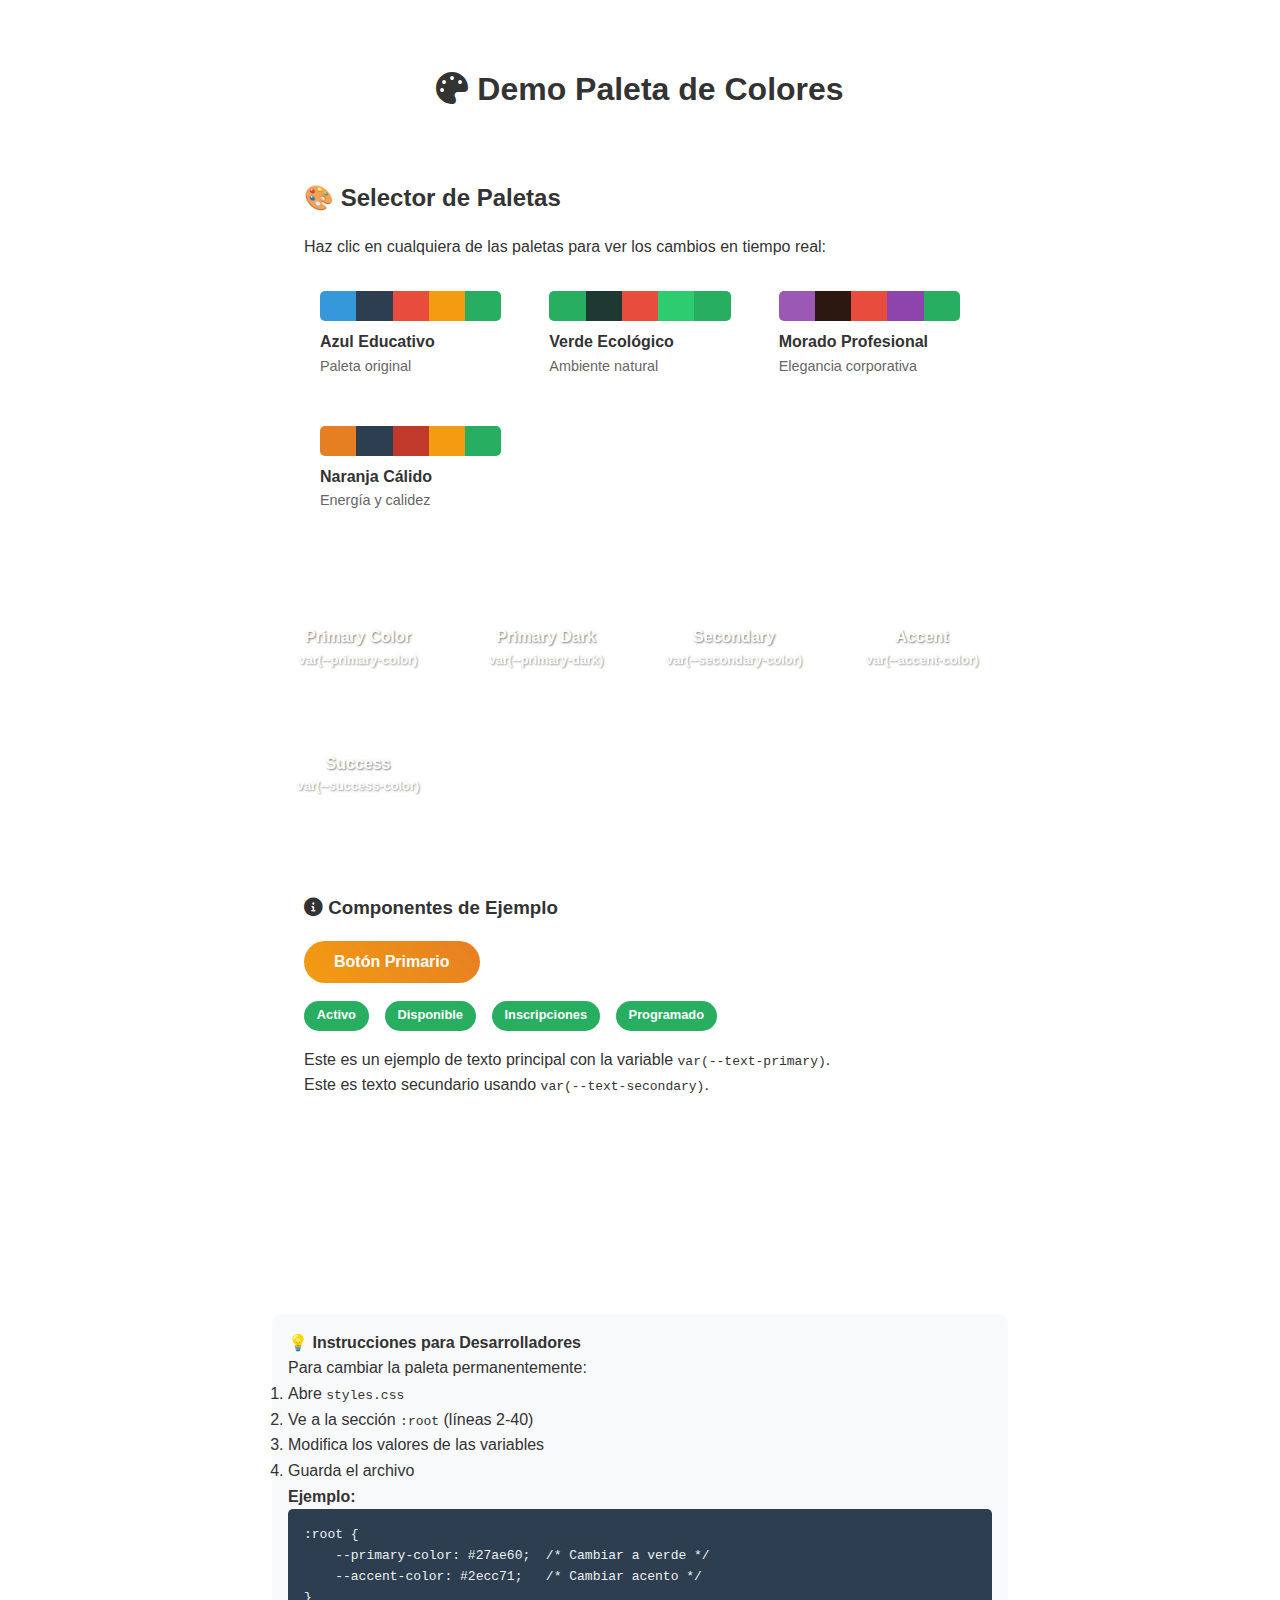
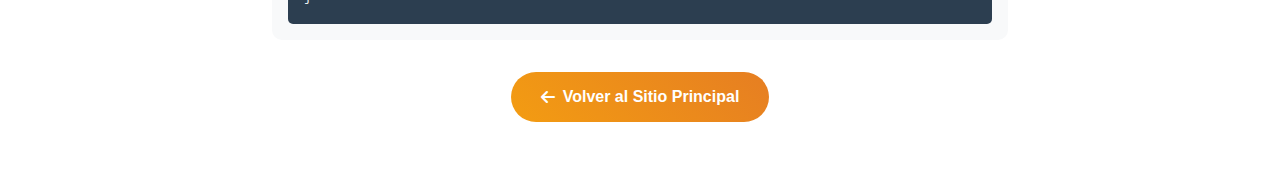
<file: demo-colores.html>
<!DOCTYPE html>
<html lang="es">
<head>
    <meta charset="UTF-8">
    <meta name="viewport" content="width=device-width, initial-scale=1.0">
    <title>Demo Paleta de Colores - Comunidad Educativa</title>
    <link rel="stylesheet" href="styles.css">
    <link href="https://cdnjs.cloudflare.com/ajax/libs/font-awesome/6.0.0/css/all.min.css" rel="stylesheet">
    <style>
        .demo-container {
            padding: 2rem;
            max-width: 800px;
            margin: 2rem auto;
        }
        .color-preview {
            display: grid;
            grid-template-columns: repeat(auto-fit, minmax(150px, 1fr));
            gap: 1rem;
            margin: 2rem 0;
        }
        .color-box {
            padding: 2rem 1rem;
            border-radius: 10px;
            text-align: center;
            color: white;
            font-weight: bold;
            text-shadow: 1px 1px 2px rgba(0,0,0,0.5);
        }
        .primary { background: var(--primary-color); }
        .primary-dark { background: var(--primary-dark); }
        .secondary { background: var(--secondary-color); }
        .accent { background: var(--accent-color); }
        .success { background: var(--success-color); }
        
        .palette-selector {
            background: var(--bg-light);
            padding: 2rem;
            border-radius: 15px;
            margin: 2rem 0;
            border: 2px solid var(--border-light);
        }
        .palette-grid {
            display: grid;
            grid-template-columns: repeat(auto-fit, minmax(200px, 1fr));
            gap: 1rem;
            margin-top: 1rem;
        }
        .palette-option {
            padding: 1rem;
            border: 2px solid var(--border-medium);
            border-radius: 10px;
            cursor: pointer;
            transition: all 0.3s ease;
            background: white;
        }
        .palette-option:hover {
            transform: translateY(-2px);
            box-shadow: 0 5px 15px var(--shadow-medium);
        }
        .palette-preview {
            display: flex;
            height: 30px;
            border-radius: 5px;
            overflow: hidden;
            margin-bottom: 0.5rem;
        }
        .palette-preview div {
            flex: 1;
        }
    </style>
</head>
<body>
    <div class="demo-container">
        <h1 style="text-align: center; color: var(--primary-dark);">
            <i class="fas fa-palette"></i> Demo Paleta de Colores
        </h1>
        
        <div class="palette-selector">
            <h2 style="color: var(--primary-dark); margin-bottom: 1rem;">
                🎨 Selector de Paletas
            </h2>
            <p style="color: var(--text-secondary); margin-bottom: 1rem;">
                Haz clic en cualquiera de las paletas para ver los cambios en tiempo real:
            </p>
            
            <div class="palette-grid">
                <div class="palette-option" onclick="cambiarPaleta('original')">
                    <div class="palette-preview">
                        <div style="background: #3498db;"></div>
                        <div style="background: #2c3e50;"></div>
                        <div style="background: #e74c3c;"></div>
                        <div style="background: #f39c12;"></div>
                        <div style="background: #27ae60;"></div>
                    </div>
                    <strong>Azul Educativo</strong>
                    <p style="font-size: 0.9rem; color: #666;">Paleta original</p>
                </div>
                
                <div class="palette-option" onclick="cambiarPaleta('verde')">
                    <div class="palette-preview">
                        <div style="background: #27ae60;"></div>
                        <div style="background: #1e3932;"></div>
                        <div style="background: #e74c3c;"></div>
                        <div style="background: #2ecc71;"></div>
                        <div style="background: #27ae60;"></div>
                    </div>
                    <strong>Verde Ecológico</strong>
                    <p style="font-size: 0.9rem; color: #666;">Ambiente natural</p>
                </div>
                
                <div class="palette-option" onclick="cambiarPaleta('morado')">
                    <div class="palette-preview">
                        <div style="background: #9b59b6;"></div>
                        <div style="background: #2c1810;"></div>
                        <div style="background: #e74c3c;"></div>
                        <div style="background: #8e44ad;"></div>
                        <div style="background: #27ae60;"></div>
                    </div>
                    <strong>Morado Profesional</strong>
                    <p style="font-size: 0.9rem; color: #666;">Elegancia corporativa</p>
                </div>
                
                <div class="palette-option" onclick="cambiarPaleta('naranja')">
                    <div class="palette-preview">
                        <div style="background: #e67e22;"></div>
                        <div style="background: #2c3e50;"></div>
                        <div style="background: #c0392b;"></div>
                        <div style="background: #f39c12;"></div>
                        <div style="background: #27ae60;"></div>
                    </div>
                    <strong>Naranja Cálido</strong>
                    <p style="font-size: 0.9rem; color: #666;">Energía y calidez</p>
                </div>
            </div>
        </div>
        
        <div class="color-preview">
            <div class="color-box primary">
                <div>Primary Color</div>
                <div style="font-size: 0.8rem; opacity: 0.8;">var(--primary-color)</div>
            </div>
            <div class="color-box primary-dark">
                <div>Primary Dark</div>
                <div style="font-size: 0.8rem; opacity: 0.8;">var(--primary-dark)</div>
            </div>
            <div class="color-box secondary">
                <div>Secondary</div>
                <div style="font-size: 0.8rem; opacity: 0.8;">var(--secondary-color)</div>
            </div>
            <div class="color-box accent">
                <div>Accent</div>
                <div style="font-size: 0.8rem; opacity: 0.8;">var(--accent-color)</div>
            </div>
            <div class="color-box success">
                <div>Success</div>
                <div style="font-size: 0.8rem; opacity: 0.8;">var(--success-color)</div>
            </div>
        </div>
        
        <div style="background: var(--bg-light); padding: 2rem; border-radius: 15px; margin: 2rem 0;">
            <h3 style="color: var(--primary-dark); margin-bottom: 1rem;">
                <i class="fas fa-info-circle"></i> Componentes de Ejemplo
            </h3>
            
            <div style="margin-bottom: 1rem;">
                <button class="btn btn-primary" style="margin-right: 1rem;">Botón Primario</button>
                <button class="btn btn-secondary">Botón Secundario</button>
            </div>
            
            <div style="display: flex; gap: 1rem; flex-wrap: wrap; margin: 1rem 0;">
                <span class="card-status activo">Activo</span>
                <span class="card-status disponible">Disponible</span>
                <span class="card-status inscripciones">Inscripciones</span>
                <span class="card-status programado">Programado</span>
            </div>
            
            <p style="color: var(--text-primary);">
                Este es un ejemplo de texto principal con la variable <code>var(--text-primary)</code>.
            </p>
            <p style="color: var(--text-secondary);">
                Este es texto secundario usando <code>var(--text-secondary)</code>.
            </p>
        </div>
        
        <div style="background: var(--primary-color); color: white; padding: 2rem; border-radius: 15px; text-align: center;">
            <h3><i class="fas fa-graduation-cap"></i> Comunidad Educativa</h3>
            <p>Ejemplo de sección con color primario de fondo</p>
        </div>
        
        <div style="margin-top: 2rem; padding: 1rem; background: #f8f9fa; border-radius: 10px;">
            <h4 style="color: var(--primary-dark);">💡 Instrucciones para Desarrolladores</h4>
            <p>Para cambiar la paleta permanentemente:</p>
            <ol>
                <li>Abre <code>styles.css</code></li>
                <li>Ve a la sección <code>:root</code> (líneas 2-40)</li>
                <li>Modifica los valores de las variables</li>
                <li>Guarda el archivo</li>
            </ol>
            <p><strong>Ejemplo:</strong></p>
            <pre style="background: #2c3e50; color: #ecf0f1; padding: 1rem; border-radius: 5px; overflow-x: auto;"><code>:root {
    --primary-color: #27ae60;  /* Cambiar a verde */
    --accent-color: #2ecc71;   /* Cambiar acento */
}</code></pre>
        </div>
        
        <div style="text-align: center; margin-top: 2rem;">
            <a href="index.html" class="btn btn-primary">
                <i class="fas fa-arrow-left"></i> Volver al Sitio Principal
            </a>
        </div>
    </div>

    <script src="color-demo.js"></script>
</body>
</html>
</file>
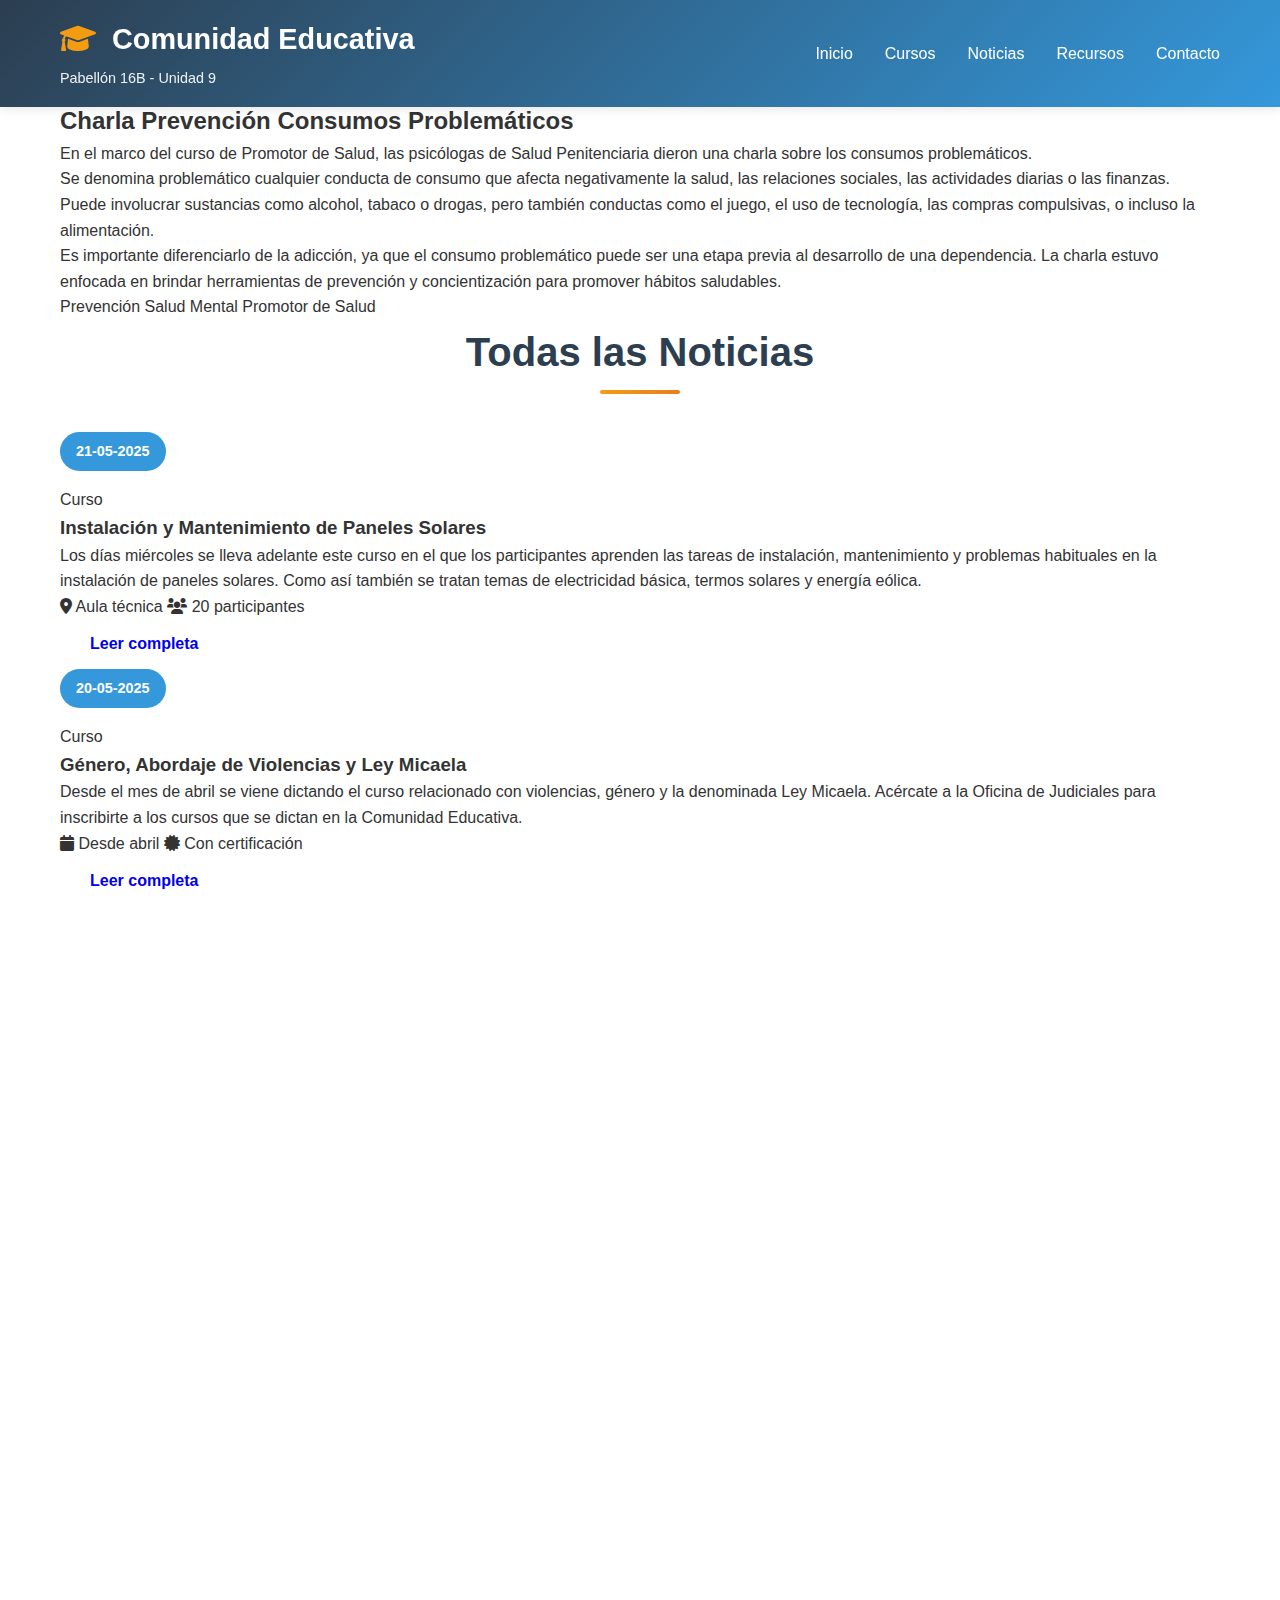
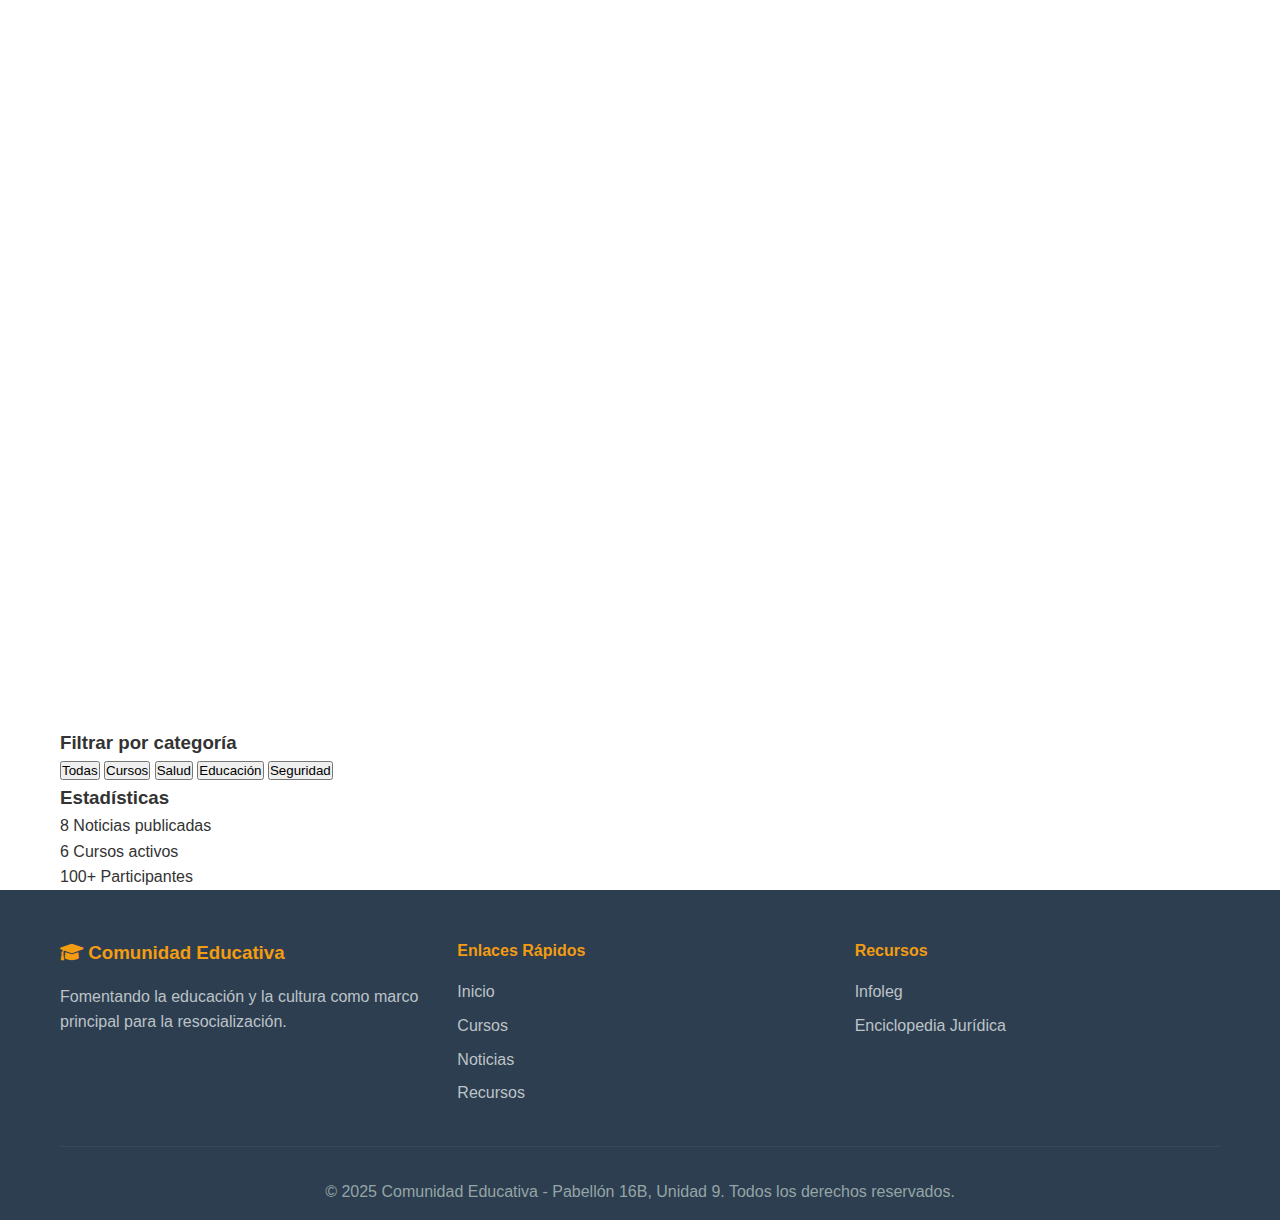
<file: noticias.html>
<!DOCTYPE html>
<html lang="es">
<head>
    <meta charset="UTF-8">
    <meta name="viewport" content="width=device-width, initial-scale=1.0">
    <title>Noticias - Comunidad Educativa Pabellón 16B</title>
    <meta name="description" content="Últimas noticias y actividades de la Comunidad Educativa del Pabellón 16B - Unidad 9.">
    <link rel="stylesheet" href="styles.css">
    <link href="https://cdnjs.cloudflare.com/ajax/libs/font-awesome/6.0.0/css/all.min.css" rel="stylesheet">
</head>
<body>
    <!-- Header -->
    <header class="header">
        <nav class="navbar">
            <div class="nav-container">
                <div class="nav-logo">
                    <a href="index.html">
                        <h1><i class="fas fa-graduation-cap"></i> Comunidad Educativa</h1>
                        <span class="nav-subtitle">Pabellón 16B - Unidad 9</span>
                    </a>
                </div>
                <ul class="nav-menu">
                    <li class="nav-item">
                        <a href="index.html" class="nav-link">Inicio</a>
                    </li>
                    <li class="nav-item">
                        <a href="cursos.html" class="nav-link">Cursos</a>
                    </li>
                    <li class="nav-item">
                        <a href="noticias.html" class="nav-link active">Noticias</a>
                    </li>
                    <li class="nav-item">
                        <a href="recursos.html" class="nav-link">Recursos</a>
                    </li>
                    <li class="nav-item">
                        <a href="contacto.html" class="nav-link">Contacto</a>
                    </li>
                </ul>
                <div class="nav-toggle" id="mobile-menu">
                    <span class="bar"></span>
                    <span class="bar"></span>
                    <span class="bar"></span>
                </div>
            </div>
        </nav>
    </header>

    <!-- Page Header -->
    <section class="page-header">
        <div class="container">
            <h1>Noticias y Actividades</h1>
            <p>Mantente informado sobre las últimas actividades y eventos de nuestra comunidad educativa</p>
        </div>
    </section>

    <!-- Noticias Section -->
    <section class="noticias-page">
        <div class="container">
            <!-- Noticia destacada -->
            <article class="noticia-destacada">
                <div class="noticia-destacada-content">
                    <div class="noticia-destacada-meta">
                        <span class="fecha">06 de junio de 2025</span>
                        <span class="categoria">Salud</span>
                    </div>
                    <h2>Charla Prevención Consumos Problemáticos</h2>
                    <p class="noticia-destacada-excerpt">En el marco del curso de Promotor de Salud, las psicólogas de Salud Penitenciaria dieron una charla sobre los consumos problemáticos.</p>
                    <div class="noticia-destacada-body">
                        <p>Se denomina problemático cualquier conducta de consumo que afecta negativamente la salud, las relaciones sociales, las actividades diarias o las finanzas. Puede involucrar sustancias como alcohol, tabaco o drogas, pero también conductas como el juego, el uso de tecnología, las compras compulsivas, o incluso la alimentación.</p>
                        <p>Es importante diferenciarlo de la adicción, ya que el consumo problemático puede ser una etapa previa al desarrollo de una dependencia. La charla estuvo enfocada en brindar herramientas de prevención y concientización para promover hábitos saludables.</p>
                    </div>
                    <div class="noticia-tags">
                        <span class="tag">Prevención</span>
                        <span class="tag">Salud Mental</span>
                        <span class="tag">Promotor de Salud</span>
                    </div>
                </div>
            </article>

            <!-- Lista de noticias -->
            <div class="noticias-lista">
                <h2 class="section-title">Todas las Noticias</h2>
                
                <article class="noticia-item">
                    <div class="noticia-item-header">
                        <div class="noticia-date">21-05-2025</div>
                        <div class="noticia-categoria curso">Curso</div>
                    </div>
                    <div class="noticia-item-content">
                        <h3>Instalación y Mantenimiento de Paneles Solares</h3>
                        <p>Los días miércoles se lleva adelante este curso en el que los participantes aprenden las tareas de instalación, mantenimiento y problemas habituales en la instalación de paneles solares. Como así también se tratan temas de electricidad básica, termos solares y energía eólica.</p>
                        <div class="noticia-meta">
                            <span><i class="fas fa-map-marker-alt"></i> Aula técnica</span>
                            <span><i class="fas fa-users"></i> 20 participantes</span>
                        </div>
                        <a href="#" class="btn btn-outline btn-sm">Leer completa</a>
                    </div>
                </article>

                <article class="noticia-item">
                    <div class="noticia-item-header">
                        <div class="noticia-date">20-05-2025</div>
                        <div class="noticia-categoria curso">Curso</div>
                    </div>
                    <div class="noticia-item-content">
                        <h3>Género, Abordaje de Violencias y Ley Micaela</h3>
                        <p>Desde el mes de abril se viene dictando el curso relacionado con violencias, género y la denominada Ley Micaela. Acércate a la Oficina de Judiciales para inscribirte a los cursos que se dictan en la Comunidad Educativa.</p>
                        <div class="noticia-meta">
                            <span><i class="fas fa-calendar"></i> Desde abril</span>
                            <span><i class="fas fa-certificate"></i> Con certificación</span>
                        </div>
                        <a href="#" class="btn btn-outline btn-sm">Leer completa</a>
                    </div>
                </article>

                <article class="noticia-item">
                    <div class="noticia-item-header">
                        <div class="noticia-date">15-05-2025</div>
                        <div class="noticia-categoria curso">Curso</div>
                    </div>
                    <div class="noticia-item-content">
                        <h3>Introducción al Proceso Penal y su Incidencia en la Ejecución de la Pena</h3>
                        <p>En el marco de cursos a dictarse, se dio inicio a esta propuesta educativa que ayudará a los internos a orientarse dentro del marco legal de la ejecución de la pena en la Provincia de Buenos Aires.</p>
                        <div class="noticia-meta">
                            <span><i class="fas fa-balance-scale"></i> Derecho</span>
                            <span><i class="fas fa-book"></i> Marco legal</span>
                        </div>
                        <a href="#" class="btn btn-outline btn-sm">Leer completa</a>
                    </div>
                </article>

                <article class="noticia-item">
                    <div class="noticia-item-header">
                        <div class="noticia-date">06-05-2025</div>
                        <div class="noticia-categoria salud">Salud</div>
                    </div>
                    <div class="noticia-item-content">
                        <h3>Charla Prevención de ITS</h3>
                        <p>En el marco del curso de Promotor de Salud, se llevó a cabo la clase pertinente a prevenir infecciones de transmisión sexual. Se explicó la diferencia entre ITS (Infecciones de Transmisión Sexual) y ETS (Enfermedades de Transmisión Sexual).</p>
                        <div class="noticia-meta">
                            <span><i class="fas fa-user-md"></i> Salud Penitenciaria</span>
                            <span><i class="fas fa-shield-alt"></i> Prevención</span>
                        </div>
                        <a href="#" class="btn btn-outline btn-sm">Leer completa</a>
                    </div>
                </article>

                <article class="noticia-item">
                    <div class="noticia-item-header">
                        <div class="noticia-date">30-04-2025</div>
                        <div class="noticia-categoria seguridad">Seguridad</div>
                    </div>
                    <div class="noticia-item-content">
                        <h3>Charla Prevención de Incendios</h3>
                        <p>Personal de bomberos de la Unidad número 9 perteneciente al SPB brindó una charla instructiva sobre prevención de incendios, plan de evacuación, procedimientos según situación, salidas de emergencia, extintores y conexiones eléctricas.</p>
                        <div class="noticia-meta">
                            <span><i class="fas fa-fire-extinguisher"></i> Bomberos SPB</span>
                            <span><i class="fas fa-map-marker-alt"></i> Biblioteca</span>
                        </div>
                        <a href="#" class="btn btn-outline btn-sm">Leer completa</a>
                    </div>
                </article>

                <article class="noticia-item">
                    <div class="noticia-item-header">
                        <div class="noticia-date">22-04-2025</div>
                        <div class="noticia-categoria educacion">Educación</div>
                    </div>
                    <div class="noticia-item-content">
                        <h3>Donación de Libros al Pabellón Literario</h3>
                        <p>Alimentando el espíritu de fomentar la educación y la cultura como marco principal para la resocialización de las PPL, se realizó una donación de libros y material de estudio hacia el Pabellón "Literario" N°18.</p>
                        <div class="noticia-meta">
                            <span><i class="fas fa-book"></i> Material educativo</span>
                            <span><i class="fas fa-heart"></i> Solidaridad</span>
                        </div>
                        <a href="#" class="btn btn-outline btn-sm">Leer completa</a>
                    </div>
                </article>

                <article class="noticia-item">
                    <div class="noticia-item-header">
                        <div class="noticia-date">22-04-2025</div>
                        <div class="noticia-categoria salud">Salud</div>
                    </div>
                    <div class="noticia-item-content">
                        <h3>Inicio del Curso "Promotor de Salud"</h3>
                        <p>El día martes 22 de abril se dio inicio a este curso, el cual se llevará a cabo en la biblioteca del pabellón 16B. El mismo tiene la finalidad de promover el bienestar de la salud de las personas. Será dictado por personal de Salud Penitenciaria del SPB.</p>
                        <div class="noticia-meta">
                            <span><i class="fas fa-calendar"></i> Martes</span>
                            <span><i class="fas fa-map-marker-alt"></i> Biblioteca 16B</span>
                        </div>
                        <a href="#" class="btn btn-outline btn-sm">Leer completa</a>
                    </div>
                </article>

                <article class="noticia-item">
                    <div class="noticia-item-header">
                        <div class="noticia-date">14-03-2025</div>
                        <div class="noticia-categoria salud">Salud</div>
                    </div>
                    <div class="noticia-item-content">
                        <h3>10° Clase de RCP y Primeros Auxilios</h3>
                        <p>Desde el inicio del Curso de RCP y Primeros Auxilios, que se viene llevando a cabo desde el 14 de marzo en el SUM del pabellón 16B, hemos llegado a la 10ma clase, por lo cual se han capacitado más de 100 alumnos. ¡VAMOS POR MÁS!</p>
                        <div class="noticia-meta">
                            <span><i class="fas fa-heartbeat"></i> RCP</span>
                            <span><i class="fas fa-users"></i> 100+ alumnos</span>
                        </div>
                        <a href="#" class="btn btn-outline btn-sm">Leer completa</a>
                    </div>
                </article>
            </div>

            <!-- Filtros -->
            <aside class="noticias-sidebar">
                <div class="filtros-widget">
                    <h3>Filtrar por categoría</h3>
                    <div class="filtros-list">
                        <button class="filtro-btn active" data-categoria="todas">Todas</button>
                        <button class="filtro-btn" data-categoria="curso">Cursos</button>
                        <button class="filtro-btn" data-categoria="salud">Salud</button>
                        <button class="filtro-btn" data-categoria="educacion">Educación</button>
                        <button class="filtro-btn" data-categoria="seguridad">Seguridad</button>
                    </div>
                </div>

                <div class="estadisticas-widget">
                    <h3>Estadísticas</h3>
                    <div class="estadistica-item">
                        <span class="estadistica-numero">8</span>
                        <span class="estadistica-label">Noticias publicadas</span>
                    </div>
                    <div class="estadistica-item">
                        <span class="estadistica-numero">6</span>
                        <span class="estadistica-label">Cursos activos</span>
                    </div>
                    <div class="estadistica-item">
                        <span class="estadistica-numero">100+</span>
                        <span class="estadistica-label">Participantes</span>
                    </div>
                </div>
            </aside>
        </div>
    </section>

    <!-- Footer -->
    <footer class="footer">
        <div class="container">
            <div class="footer-content">
                <div class="footer-section">
                    <h3><i class="fas fa-graduation-cap"></i> Comunidad Educativa</h3>
                    <p>Fomentando la educación y la cultura como marco principal para la resocialización.</p>
                </div>
                <div class="footer-section">
                    <h4>Enlaces Rápidos</h4>
                    <ul>
                        <li><a href="index.html">Inicio</a></li>
                        <li><a href="cursos.html">Cursos</a></li>
                        <li><a href="noticias.html">Noticias</a></li>
                        <li><a href="recursos.html">Recursos</a></li>
                    </ul>
                </div>
                <div class="footer-section">
                    <h4>Recursos</h4>
                    <ul>
                        <li><a href="https://www.infoleg.gob.ar/" target="_blank">Infoleg</a></li>
                        <li><a href="http://www.enciclopedia-juridica.com/" target="_blank">Enciclopedia Jurídica</a></li>
                    </ul>
                </div>
            </div>
            <div class="footer-bottom">
                <p>&copy; 2025 Comunidad Educativa - Pabellón 16B, Unidad 9. Todos los derechos reservados.</p>
            </div>
        </div>
    </footer>

    <script src="script.js"></script>
</body>
</html>
</file>
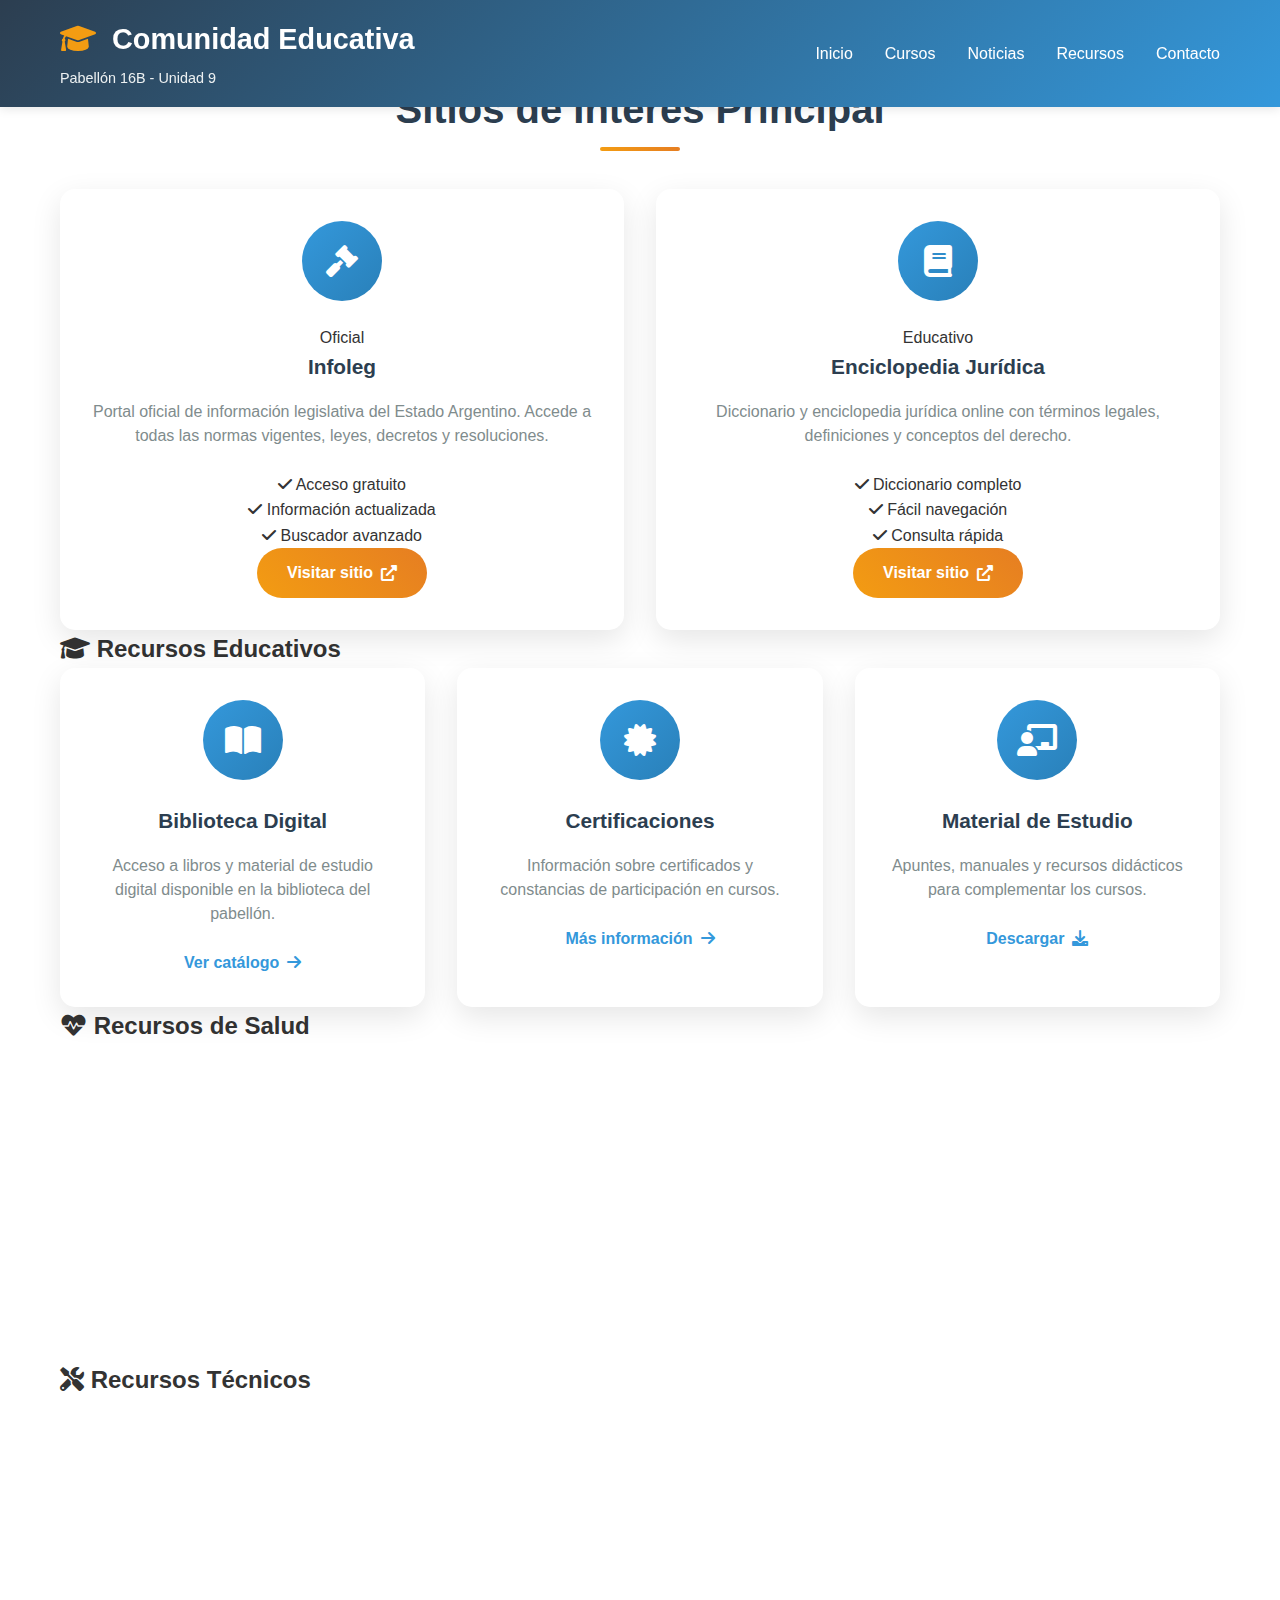
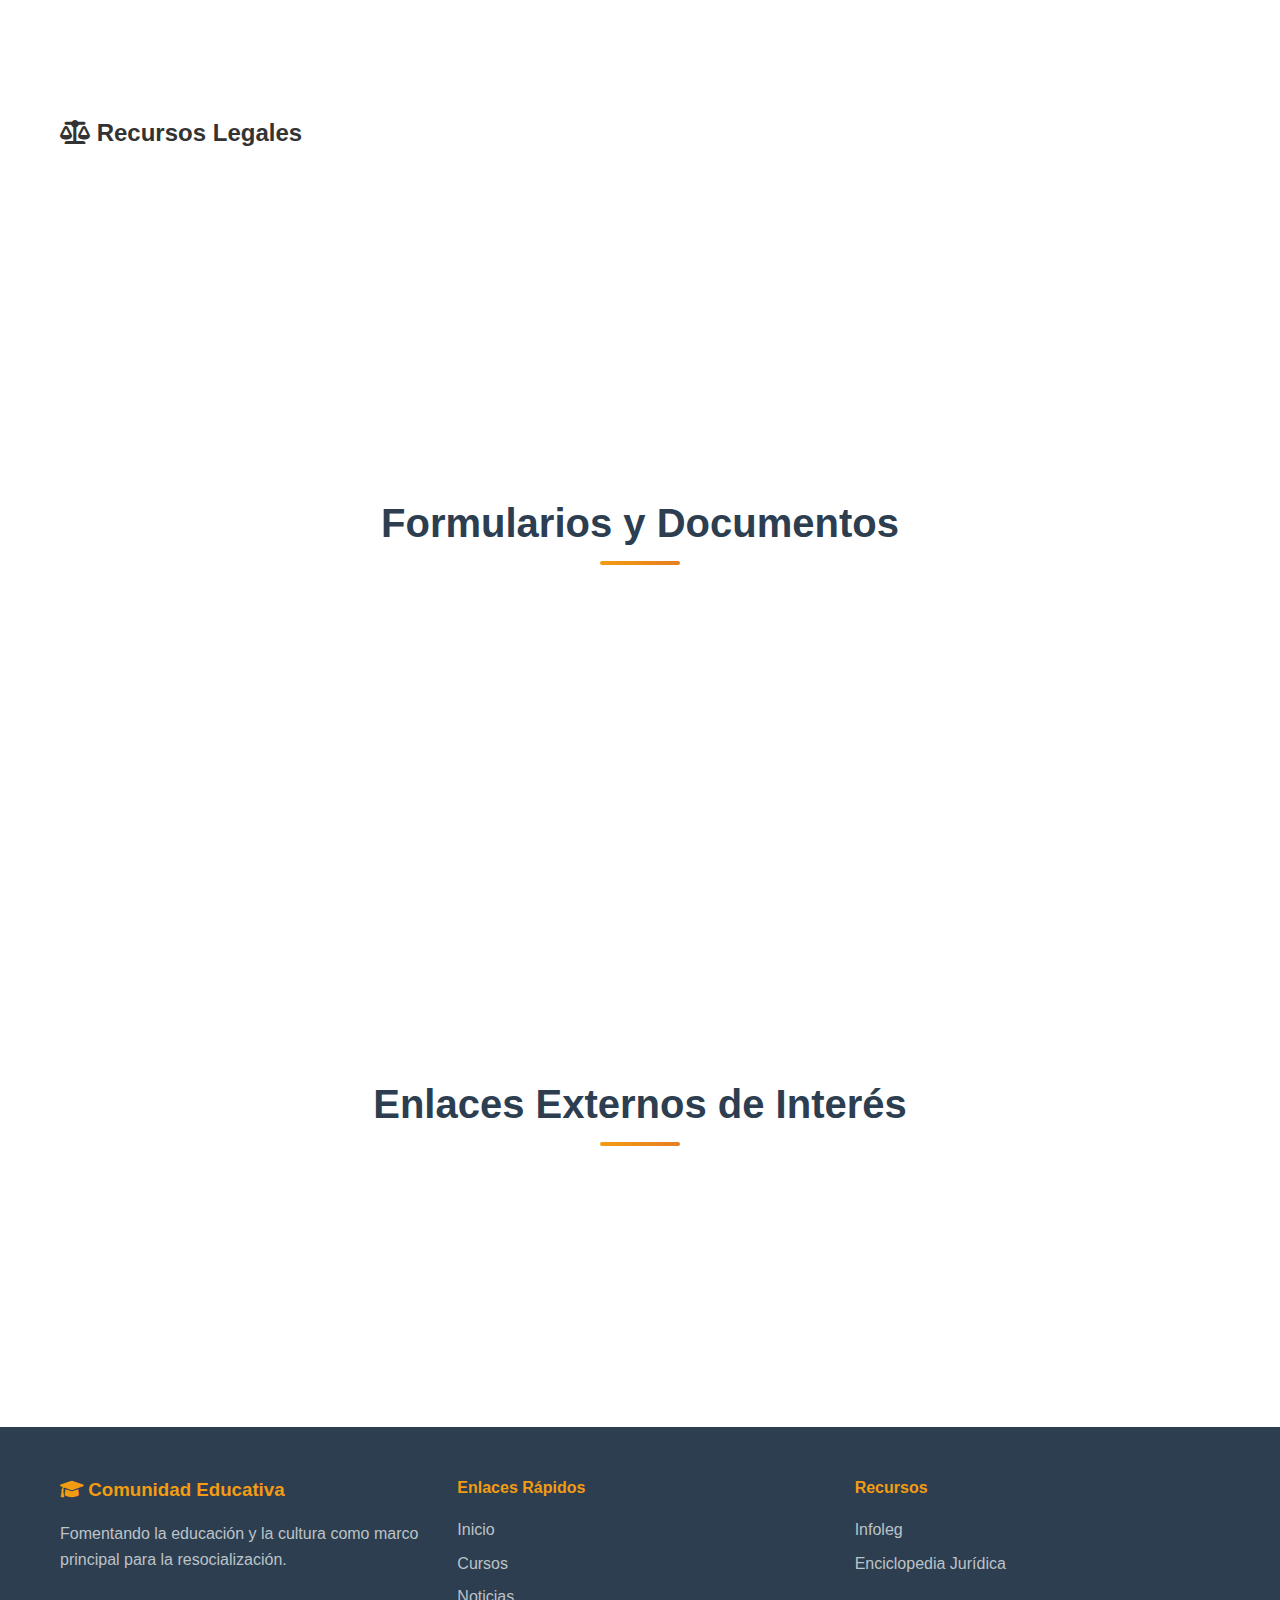
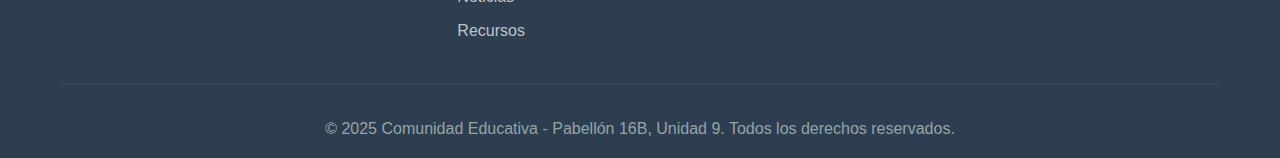
<file: recursos.html>
<!DOCTYPE html>
<html lang="es">
<head>
    <meta charset="UTF-8">
    <meta name="viewport" content="width=device-width, initial-scale=1.0">
    <title>Recursos - Comunidad Educativa Pabellón 16B</title>
    <meta name="description" content="Recursos educativos y sitios de interés para la Comunidad Educativa del Pabellón 16B - Unidad 9.">
    <link rel="stylesheet" href="styles.css">
    <link href="https://cdnjs.cloudflare.com/ajax/libs/font-awesome/6.0.0/css/all.min.css" rel="stylesheet">
</head>
<body>
    <!-- Header -->
    <header class="header">
        <nav class="navbar">
            <div class="nav-container">
                <div class="nav-logo">
                    <a href="index.html">
                        <h1><i class="fas fa-graduation-cap"></i> Comunidad Educativa</h1>
                        <span class="nav-subtitle">Pabellón 16B - Unidad 9</span>
                    </a>
                </div>
                <ul class="nav-menu">
                    <li class="nav-item">
                        <a href="index.html" class="nav-link">Inicio</a>
                    </li>
                    <li class="nav-item">
                        <a href="cursos.html" class="nav-link">Cursos</a>
                    </li>
                    <li class="nav-item">
                        <a href="noticias.html" class="nav-link">Noticias</a>
                    </li>
                    <li class="nav-item">
                        <a href="recursos.html" class="nav-link active">Recursos</a>
                    </li>
                    <li class="nav-item">
                        <a href="contacto.html" class="nav-link">Contacto</a>
                    </li>
                </ul>
                <div class="nav-toggle" id="mobile-menu">
                    <span class="bar"></span>
                    <span class="bar"></span>
                    <span class="bar"></span>
                </div>
            </div>
        </nav>
    </header>

    <!-- Page Header -->
    <section class="page-header">
        <div class="container">
            <h1>Recursos Educativos</h1>
            <p>Enlaces útiles, documentos y herramientas para el aprendizaje y desarrollo personal</p>
        </div>
    </section>

    <!-- Recursos Section -->
    <section class="recursos-page">
        <div class="container">
            <!-- Recursos Destacados -->
            <div class="recursos-destacados">
                <h2 class="section-title">Sitios de Interés Principal</h2>
                <div class="recursos-grid">
                    <div class="recurso-card featured">
                        <div class="recurso-header">
                            <div class="recurso-icon">
                                <i class="fas fa-gavel"></i>
                            </div>
                            <span class="recurso-badge">Oficial</span>
                        </div>
                        <h3>Infoleg</h3>
                        <p>Portal oficial de información legislativa del Estado Argentino. Accede a todas las normas vigentes, leyes, decretos y resoluciones.</p>
                        <div class="recurso-features">
                            <div class="feature-item">
                                <i class="fas fa-check"></i>
                                <span>Acceso gratuito</span>
                            </div>
                            <div class="feature-item">
                                <i class="fas fa-check"></i>
                                <span>Información actualizada</span>
                            </div>
                            <div class="feature-item">
                                <i class="fas fa-check"></i>
                                <span>Buscador avanzado</span>
                            </div>
                        </div>
                        <a href="https://www.infoleg.gob.ar/" target="_blank" class="btn btn-primary">
                            Visitar sitio <i class="fas fa-external-link-alt"></i>
                        </a>
                    </div>

                    <div class="recurso-card featured">
                        <div class="recurso-header">
                            <div class="recurso-icon">
                                <i class="fas fa-book"></i>
                            </div>
                            <span class="recurso-badge">Educativo</span>
                        </div>
                        <h3>Enciclopedia Jurídica</h3>
                        <p>Diccionario y enciclopedia jurídica online con términos legales, definiciones y conceptos del derecho.</p>
                        <div class="recurso-features">
                            <div class="feature-item">
                                <i class="fas fa-check"></i>
                                <span>Diccionario completo</span>
                            </div>
                            <div class="feature-item">
                                <i class="fas fa-check"></i>
                                <span>Fácil navegación</span>
                            </div>
                            <div class="feature-item">
                                <i class="fas fa-check"></i>
                                <span>Consulta rápida</span>
                            </div>
                        </div>
                        <a href="http://www.enciclopedia-juridica.com/inicio-enciclopedia-diccionario-juridico.html" target="_blank" class="btn btn-primary">
                            Visitar sitio <i class="fas fa-external-link-alt"></i>
                        </a>
                    </div>
                </div>
            </div>

            <!-- Recursos por Categoría -->
            <div class="recursos-categorias">
                <!-- Educación -->
                <div class="categoria-section">
                    <h2 class="categoria-title">
                        <i class="fas fa-graduation-cap"></i>
                        Recursos Educativos
                    </h2>
                    <div class="recursos-grid">
                        <div class="recurso-card">
                            <div class="recurso-icon">
                                <i class="fas fa-book-open"></i>
                            </div>
                            <h3>Biblioteca Digital</h3>
                            <p>Acceso a libros y material de estudio digital disponible en la biblioteca del pabellón.</p>
                            <a href="#" class="recurso-link">
                                Ver catálogo <i class="fas fa-arrow-right"></i>
                            </a>
                        </div>

                        <div class="recurso-card">
                            <div class="recurso-icon">
                                <i class="fas fa-certificate"></i>
                            </div>
                            <h3>Certificaciones</h3>
                            <p>Información sobre certificados y constancias de participación en cursos.</p>
                            <a href="#" class="recurso-link">
                                Más información <i class="fas fa-arrow-right"></i>
                            </a>
                        </div>

                        <div class="recurso-card">
                            <div class="recurso-icon">
                                <i class="fas fa-chalkboard-teacher"></i>
                            </div>
                            <h3>Material de Estudio</h3>
                            <p>Apuntes, manuales y recursos didácticos para complementar los cursos.</p>
                            <a href="#" class="recurso-link">
                                Descargar <i class="fas fa-download"></i>
                            </a>
                        </div>
                    </div>
                </div>

                <!-- Salud -->
                <div class="categoria-section">
                    <h2 class="categoria-title">
                        <i class="fas fa-heartbeat"></i>
                        Recursos de Salud
                    </h2>
                    <div class="recursos-grid">
                        <div class="recurso-card">
                            <div class="recurso-icon">
                                <i class="fas fa-first-aid"></i>
                            </div>
                            <h3>Manual de Primeros Auxilios</h3>
                            <p>Guía completa de procedimientos básicos de primeros auxilios y RCP.</p>
                            <a href="#" class="recurso-link">
                                Descargar PDF <i class="fas fa-file-pdf"></i>
                            </a>
                        </div>

                        <div class="recurso-card">
                            <div class="recurso-icon">
                                <i class="fas fa-shield-alt"></i>
                            </div>
                            <h3>Prevención y Cuidados</h3>
                            <p>Información sobre prevención de enfermedades y promoción de la salud.</p>
                            <a href="#" class="recurso-link">
                                Ver recursos <i class="fas fa-arrow-right"></i>
                            </a>
                        </div>

                        <div class="recurso-card">
                            <div class="recurso-icon">
                                <i class="fas fa-phone-alt"></i>
                            </div>
                            <h3>Números de Emergencia</h3>
                            <p>Directorio de contactos importantes para situaciones de emergencia.</p>
                            <a href="#" class="recurso-link">
                                Ver listado <i class="fas fa-list"></i>
                            </a>
                        </div>
                    </div>
                </div>

                <!-- Técnico -->
                <div class="categoria-section">
                    <h2 class="categoria-title">
                        <i class="fas fa-tools"></i>
                        Recursos Técnicos
                    </h2>
                    <div class="recursos-grid">
                        <div class="recurso-card">
                            <div class="recurso-icon">
                                <i class="fas fa-solar-panel"></i>
                            </div>
                            <h3>Guía de Paneles Solares</h3>
                            <p>Manual técnico para instalación y mantenimiento de sistemas fotovoltaicos.</p>
                            <a href="#" class="recurso-link">
                                Descargar <i class="fas fa-download"></i>
                            </a>
                        </div>

                        <div class="recurso-card">
                            <div class="recurso-icon">
                                <i class="fas fa-bolt"></i>
                            </div>
                            <h3>Electricidad Básica</h3>
                            <p>Conceptos fundamentales de electricidad y circuitos básicos.</p>
                            <a href="#" class="recurso-link">
                                Ver material <i class="fas fa-eye"></i>
                            </a>
                        </div>

                        <div class="recurso-card">
                            <div class="recurso-icon">
                                <i class="fas fa-fire-extinguisher"></i>
                            </div>
                            <h3>Seguridad Industrial</h3>
                            <p>Normas de seguridad, prevención de incendios y manejo de extintores.</p>
                            <a href="#" class="recurso-link">
                                Consultar <i class="fas fa-search"></i>
                            </a>
                        </div>
                    </div>
                </div>

                <!-- Legal -->
                <div class="categoria-section">
                    <h2 class="categoria-title">
                        <i class="fas fa-balance-scale"></i>
                        Recursos Legales
                    </h2>
                    <div class="recursos-grid">
                        <div class="recurso-card">
                            <div class="recurso-icon">
                                <i class="fas fa-gavel"></i>
                            </div>
                            <h3>Código Procesal Penal</h3>
                            <p>Texto completo del código procesal penal de la Provincia de Buenos Aires.</p>
                            <a href="https://www.infoleg.gob.ar/" target="_blank" class="recurso-link">
                                Ver en Infoleg <i class="fas fa-external-link-alt"></i>
                            </a>
                        </div>

                        <div class="recurso-card">
                            <div class="recurso-icon">
                                <i class="fas fa-users"></i>
                            </div>
                            <h3>Ley Micaela</h3>
                            <p>Información completa sobre la Ley 27.499 de capacitación obligatoria en género.</p>
                            <a href="#" class="recurso-link">
                                Leer más <i class="fas fa-book-reader"></i>
                            </a>
                        </div>

                        <div class="recurso-card">
                            <div class="recurso-icon">
                                <i class="fas fa-clipboard-list"></i>
                            </div>
                            <h3>Derechos y Deberes</h3>
                            <p>Información sobre derechos y obligaciones en el marco del sistema penitenciario.</p>
                            <a href="#" class="recurso-link">
                                Consultar <i class="fas fa-info-circle"></i>
                            </a>
                        </div>
                    </div>
                </div>
            </div>

            <!-- Formularios y Documentos -->
            <div class="documentos-section">
                <h2 class="section-title">Formularios y Documentos</h2>
                <div class="documentos-grid">
                    <div class="documento-item">
                        <div class="documento-icon">
                            <i class="fas fa-file-alt"></i>
                        </div>
                        <div class="documento-info">
                            <h3>Formulario de Inscripción</h3>
                            <p>Formulario para inscribirse a los cursos disponibles</p>
                            <span class="documento-type">PDF - 120KB</span>
                        </div>
                        <a href="#" class="btn btn-outline btn-sm">
                            <i class="fas fa-download"></i> Descargar
                        </a>
                    </div>

                    <div class="documento-item">
                        <div class="documento-icon">
                            <i class="fas fa-calendar-alt"></i>
                        </div>
                        <div class="documento-info">
                            <h3>Cronograma de Actividades</h3>
                            <p>Calendario de cursos y actividades del año 2025</p>
                            <span class="documento-type">PDF - 85KB</span>
                        </div>
                        <a href="#" class="btn btn-outline btn-sm">
                            <i class="fas fa-download"></i> Descargar
                        </a>
                    </div>

                    <div class="documento-item">
                        <div class="documento-icon">
                            <i class="fas fa-book"></i>
                        </div>
                        <div class="documento-info">
                            <h3>Reglamento Interno</h3>
                            <p>Normas y procedimientos de la comunidad educativa</p>
                            <span class="documento-type">PDF - 200KB</span>
                        </div>
                        <a href="#" class="btn btn-outline btn-sm">
                            <i class="fas fa-download"></i> Descargar
                        </a>
                    </div>
                </div>
            </div>

            <!-- Enlaces Externos -->
            <div class="enlaces-externos">
                <h2 class="section-title">Enlaces Externos de Interés</h2>
                <div class="enlaces-grid">
                    <a href="https://www.argentina.gob.ar/justicia" target="_blank" class="enlace-externo">
                        <div class="enlace-icon">
                            <i class="fas fa-external-link-alt"></i>
                        </div>
                        <div class="enlace-info">
                            <h3>Ministerio de Justicia</h3>
                            <p>Portal oficial del Ministerio de Justicia y Derechos Humanos</p>
                        </div>
                    </a>

                    <a href="https://www.argentina.gob.ar/educacion" target="_blank" class="enlace-externo">
                        <div class="enlace-icon">
                            <i class="fas fa-external-link-alt"></i>
                        </div>
                        <div class="enlace-info">
                            <h3>Ministerio de Educación</h3>
                            <p>Recursos educativos y programas de formación</p>
                        </div>
                    </a>

                    <a href="https://www.argentina.gob.ar/salud" target="_blank" class="enlace-externo">
                        <div class="enlace-icon">
                            <i class="fas fa-external-link-alt"></i>
                        </div>
                        <div class="enlace-info">
                            <h3>Ministerio de Salud</h3>
                            <p>Información sobre salud pública y prevención</p>
                        </div>
                    </a>
                </div>
            </div>
        </div>
    </section>

    <!-- Footer -->
    <footer class="footer">
        <div class="container">
            <div class="footer-content">
                <div class="footer-section">
                    <h3><i class="fas fa-graduation-cap"></i> Comunidad Educativa</h3>
                    <p>Fomentando la educación y la cultura como marco principal para la resocialización.</p>
                </div>
                <div class="footer-section">
                    <h4>Enlaces Rápidos</h4>
                    <ul>
                        <li><a href="index.html">Inicio</a></li>
                        <li><a href="cursos.html">Cursos</a></li>
                        <li><a href="noticias.html">Noticias</a></li>
                        <li><a href="recursos.html">Recursos</a></li>
                    </ul>
                </div>
                <div class="footer-section">
                    <h4>Recursos</h4>
                    <ul>
                        <li><a href="https://www.infoleg.gob.ar/" target="_blank">Infoleg</a></li>
                        <li><a href="http://www.enciclopedia-juridica.com/" target="_blank">Enciclopedia Jurídica</a></li>
                    </ul>
                </div>
            </div>
            <div class="footer-bottom">
                <p>&copy; 2025 Comunidad Educativa - Pabellón 16B, Unidad 9. Todos los derechos reservados.</p>
            </div>
        </div>
    </footer>

    <script src="script.js"></script>
</body>
</html>
</file>
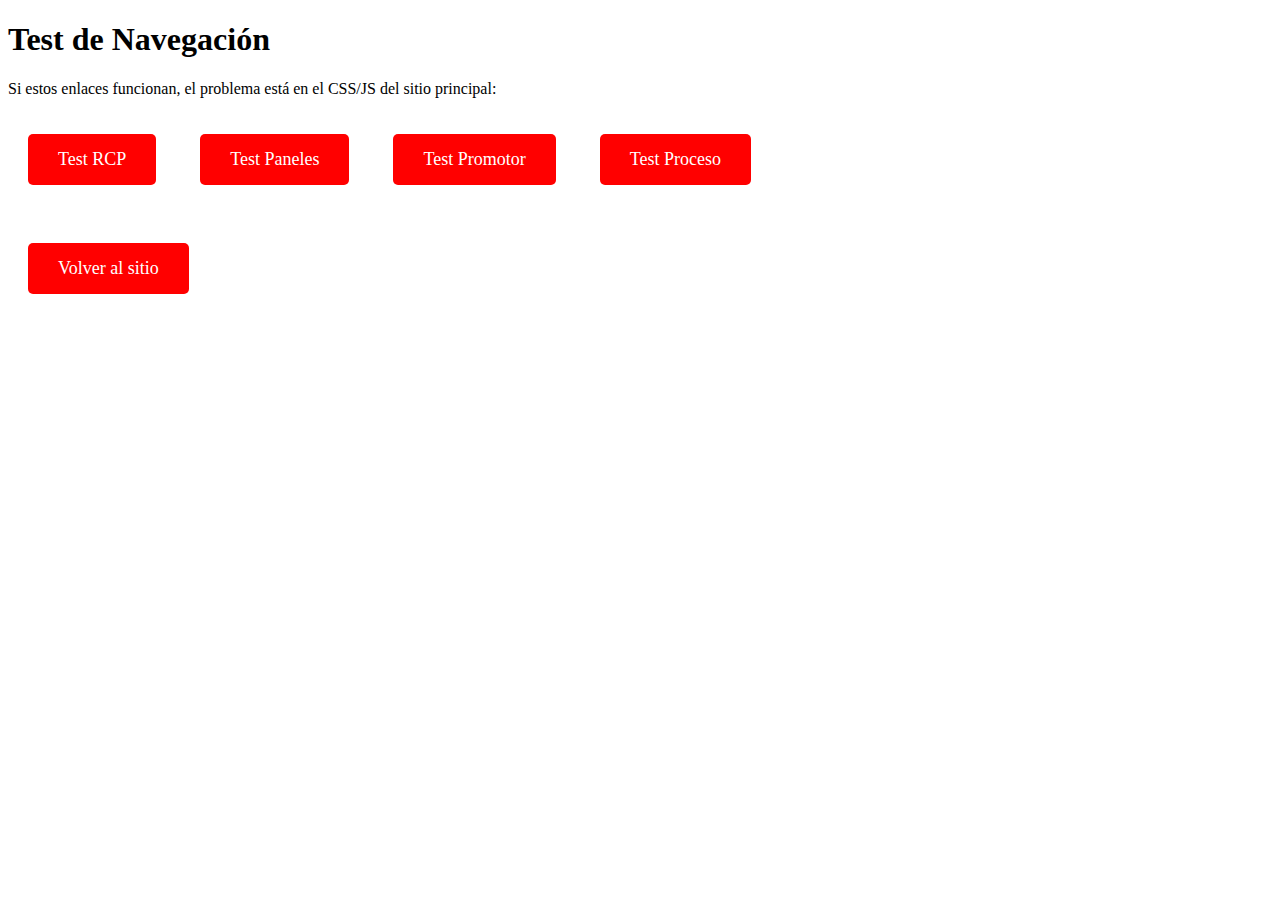
<file: test-nav.html>
<!DOCTYPE html>
<html lang="es">
<head>
    <meta charset="UTF-8">
    <meta name="viewport" content="width=device-width, initial-scale=1.0">
    <title>Test Navegación</title>
    <style>
        .test-btn {
            background: red;
            color: white;
            padding: 15px 30px;
            border: none;
            border-radius: 5px;
            text-decoration: none;
            display: inline-block;
            margin: 20px;
            font-size: 18px;
        }
    </style>
</head>
<body>
    <h1>Test de Navegación</h1>
    <p>Si estos enlaces funcionan, el problema está en el CSS/JS del sitio principal:</p>
    
    <a href="curso-rcp.html" class="test-btn">Test RCP</a>
    <a href="curso-paneles-solares.html" class="test-btn">Test Paneles</a>
    <a href="curso-promotor-salud.html" class="test-btn">Test Promotor</a>
    <a href="curso-proceso-penal.html" class="test-btn">Test Proceso</a>
    
    <br><br>
    <a href="index.html" class="test-btn">Volver al sitio</a>
</body>
</html>
</file>
<file: styles.css>
/* ================================
   COMUNIDAD EDUCATIVA - STYLES LIMPIOS
   Solo para index.html
   ================================ */

/* Reset y estilos base */
* {
    margin: 0;
    padding: 0;
    box-sizing: border-box;
}

body {
    font-family: 'Arial', sans-serif;
    line-height: 1.6;
    color: #333;
    overflow-x: hidden;
}

.container {
    max-width: 1200px;
    margin: 0 auto;
    padding: 0 20px;
}

/* REGLAS GLOBALES PARA PREVENIR SCROLL HORIZONTAL */
html, body {
    overflow-x: hidden !important;
    max-width: 100vw !important;
}

* {
    box-sizing: border-box;
}

/* ================================
   HEADER Y NAVEGACIÓN
   ================================ */
.header {
    background: linear-gradient(135deg, #2c3e50 0%, #3498db 100%);
    position: fixed;
    top: 0;
    width: 100%;
    z-index: 1000;
    box-shadow: 0 2px 10px rgba(0,0,0,0.1);
}

.navbar {
    padding: 1rem 0;
}

.nav-container {
    display: flex;
    justify-content: space-between;
    align-items: center;
    max-width: 1200px;
    margin: 0 auto;
    padding: 0 20px;
}

.nav-logo h1 {
    color: white;
    font-size: 1.8rem;
    margin-bottom: 0.2rem;
}

.nav-logo i {
    color: #f39c12;
    margin-right: 0.5rem;
}

.nav-logo a,
.nav-logo a:link,
.nav-logo a:visited,
.nav-logo a:hover,
.nav-logo a:active,
.nav-logo a:focus {
    text-decoration: none !important;
    border-bottom: none !important;
    text-underline-offset: unset !important;
}

.nav-logo h1 a {
    text-decoration: none !important;
}

.nav-subtitle {
    color: #ecf0f1;
    font-size: 0.9rem;
    font-weight: 300;
}

.nav-menu {
    display: flex;
    list-style: none;
    gap: 2rem;
}

.nav-link {
    color: white;
    text-decoration: none;
    font-weight: 500;
    transition: color 0.3s ease;
    position: relative;
}

.nav-link:hover {
    color: #f39c12;
}

.nav-link::after {
    content: '';
    position: absolute;
    bottom: -5px;
    left: 0;
    width: 0;
    height: 2px;
    background: #f39c12;
    transition: width 0.3s ease;
}

.nav-link:hover::after {
    width: 100%;
}

.nav-toggle {
    display: none;
    flex-direction: column;
    cursor: pointer;
}

.nav-toggle .bar {
    width: 25px;
    height: 3px;
    background: white;
    margin: 3px 0;
    transition: 0.3s;
    border-radius: 5px;
}

/* ================================
   HERO SECTION
   ================================ */
.hero {
    background: linear-gradient(135deg, rgba(102, 126, 234, 0.9) 0%, rgba(118, 75, 162, 0.9) 100%),
                url('data:image/svg+xml,<svg xmlns="http://www.w3.org/2000/svg" viewBox="0 0 100 100"><rect width="100" height="100" fill="%234CAF50"/><circle cx="20" cy="30" r="3" fill="%23ffffff"/><circle cx="50" cy="60" r="2" fill="%23ffffff"/><circle cx="80" cy="20" r="2.5" fill="%23ffffff"/></svg>') center/cover;
    min-height: 100vh;
    display: flex;
    align-items: center;
    position: relative;
    padding: 120px 0 80px;
}

.hero-container {
    width: 100%;
    max-width: 1200px;
    margin: 0 auto;
    padding: 0 20px;
}

.hero-content {
    text-align: center;
    color: white;
    max-width: 800px;
    margin: 0 auto;
}

.hero-title {
    font-size: 3.5rem;
    margin-bottom: 1rem;
    font-weight: 700;
    text-shadow: 2px 2px 4px rgba(0,0,0,0.3);
}

.hero-subtitle {
    font-size: 1.5rem;
    margin-bottom: 2rem;
    font-weight: 400;
    color: #ecf0f1;
}

.hero-description {
    font-size: 1.2rem;
    margin-bottom: 3rem;
    max-width: 600px;
    margin-left: auto;
    margin-right: auto;
    line-height: 1.7;
    color: #f8f9fa;
}

.hero-buttons {
    display: flex;
    gap: 1.5rem;
    justify-content: center;
    flex-wrap: wrap;
}

/* ================================
   BOTONES
   ================================ */
.btn {
    display: inline-flex;
    align-items: center;
    padding: 12px 30px;
    border-radius: 30px;
    text-decoration: none;
    font-weight: 600;
    transition: all 0.3s ease;
    border: none;
    cursor: pointer;
    font-size: 1rem;
    gap: 0.5rem;
}

.btn-primary {
    background: linear-gradient(45deg, #f39c12, #e67e22);
    color: white;
}

.btn-primary:hover {
    transform: translateY(-2px);
    box-shadow: 0 8px 25px rgba(243, 156, 18, 0.4);
    color: white;
    text-decoration: none;
}

.btn-secondary {
    background: transparent;
    color: white;
    border: 2px solid white;
}

.btn-secondary:hover {
    background: white;
    color: #667eea;
    transform: translateY(-2px);
}

/* ================================
   SECCIONES GENERALES
   ================================ */
.section-title {
    text-align: center;
    font-size: 2.5rem;
    margin-bottom: 3rem;
    color: #2c3e50;
    position: relative;
}

.section-title::after {
    content: '';
    position: absolute;
    bottom: -10px;
    left: 50%;
    transform: translateX(-50%);
    width: 80px;
    height: 4px;
    background: linear-gradient(90deg, #f39c12, #e67e22);
    border-radius: 2px;
}

/* ================================
   SECCIÓN CURSOS
   ================================ */
.cursos {
    padding: 80px 0;
    background: #f8f9fa;
}

.cursos-grid {
    display: grid;
    grid-template-columns: repeat(auto-fit, minmax(350px, 1fr));
    gap: 2rem;
}

.curso-card {
    background: white;
    border-radius: 20px;
    overflow: hidden;
    box-shadow: 0 10px 30px rgba(0,0,0,0.1);
    transition: all 0.3s ease;
    text-decoration: none;
    color: inherit;
    display: block;
}

.curso-card:hover {
    transform: translateY(-8px);
    box-shadow: 0 20px 50px rgba(0,0,0,0.15);
    text-decoration: none;
    color: inherit;
}

.curso-image {
    height: 120px;
    background: linear-gradient(135deg, #3498db, #2980b9);
    display: flex;
    align-items: center;
    justify-content: center;
    font-size: 3rem;
    color: white;
    position: relative;
    overflow: hidden;
}

.curso-image.solar-bg {
    background: linear-gradient(135deg, #f39c12, #e67e22);
}

.curso-image.health-bg {
    background: linear-gradient(135deg, #27ae60, #2ecc71);
}

.curso-image.legal-bg {
    background: linear-gradient(135deg, #8e44ad, #9b59b6);
}

.curso-image.gender-bg {
    background: linear-gradient(135deg, #e74c3c, #c0392b);
}

.curso-image.prevention-bg {
    background: linear-gradient(135deg, #34495e, #2c3e50);
}

.curso-overlay {
    position: absolute;
    bottom: 0;
    left: 0;
    right: 0;
    background: rgba(0,0,0,0.7);
    color: white;
    padding: 10px;
    text-align: center;
    transform: translateY(100%);
    transition: transform 0.3s ease;
}

.curso-card:hover .curso-overlay {
    transform: translateY(0);
}

.curso-content {
    padding: 1.5rem;
}

.curso-content h3 {
    font-size: 1.3rem;
    margin-bottom: 0.5rem;
    color: #2c3e50;
}

.curso-content p {
    color: #7f8c8d;
    margin-bottom: 1rem;
    line-height: 1.5;
}

.card-info {
    display: flex;
    justify-content: space-between;
    align-items: center;
    flex-wrap: wrap;
    gap: 1rem;
}

.card-location {
    font-size: 0.9rem;
    color: #95a5a6;
    display: flex;
    align-items: center;
    gap: 0.3rem;
}

.card-status {
    background: #27ae60;
    color: white;
    padding: 0.3rem 0.8rem;
    border-radius: 15px;
    font-size: 0.8rem;
    font-weight: 600;
}

/* ================================
   SECCIÓN NOTICIAS
   ================================ */
.noticias {
    padding: 80px 0;
    background: white;
}

.noticias-grid {
    display: grid;
    grid-template-columns: repeat(auto-fit, minmax(350px, 1fr));
    gap: 2rem;
}

.noticia-card {
    background: white;
    border-radius: 15px;
    padding: 2rem;
    box-shadow: 0 10px 30px rgba(0,0,0,0.1);
    transition: all 0.3s ease;
    border-left: 5px solid #3498db;
}

.noticia-card:hover {
    transform: translateY(-5px);
    box-shadow: 0 20px 40px rgba(0,0,0,0.15);
}

.noticia-date {
    background: #3498db;
    color: white;
    padding: 0.5rem 1rem;
    border-radius: 20px;
    font-size: 0.9rem;
    font-weight: 600;
    display: inline-block;
    margin-bottom: 1rem;
}

.noticia-card h3 {
    font-size: 1.4rem;
    margin-bottom: 1rem;
    color: #2c3e50;
    line-height: 1.3;
}

.noticia-card p {
    color: #7f8c8d;
    margin-bottom: 1.5rem;
    line-height: 1.6;
}

.read-more {
    color: #3498db;
    text-decoration: none;
    font-weight: 600;
    display: inline-flex;
    align-items: center;
    gap: 0.5rem;
    transition: all 0.3s ease;
}

.read-more:hover {
    color: #2980b9;
    text-decoration: none;
    gap: 1rem;
}

/* ================================
   SECCIÓN RECURSOS
   ================================ */
.recursos {
    padding: 80px 0;
    background: #f8f9fa;
}

.recursos-grid {
    display: grid;
    grid-template-columns: repeat(auto-fit, minmax(300px, 1fr));
    gap: 2rem;
}

.recurso-card {
    background: white;
    padding: 2rem;
    border-radius: 15px;
    text-align: center;
    box-shadow: 0 10px 30px rgba(0,0,0,0.1);
    transition: all 0.3s ease;
}

.recurso-card:hover {
    transform: translateY(-5px);
    box-shadow: 0 20px 40px rgba(0,0,0,0.15);
}

.recurso-icon {
    background: linear-gradient(135deg, #3498db, #2980b9);
    width: 80px;
    height: 80px;
    border-radius: 50%;
    display: flex;
    align-items: center;
    justify-content: center;
    margin: 0 auto 1.5rem;
    font-size: 2rem;
    color: white;
}

.recurso-card h3 {
    font-size: 1.3rem;
    margin-bottom: 1rem;
    color: #2c3e50;
}

.recurso-card p {
    color: #7f8c8d;
    margin-bottom: 1.5rem;
    line-height: 1.5;
}

.recurso-link {
    color: #3498db;
    text-decoration: none;
    font-weight: 600;
    display: inline-flex;
    align-items: center;
    gap: 0.5rem;
    transition: all 0.3s ease;
}

.recurso-link:hover {
    color: #2980b9;
    text-decoration: none;
    gap: 1rem;
}

/* ================================
   SECCIÓN ESTADÍSTICAS
   ================================ */
.stats {
    padding: 80px 0;
    background: linear-gradient(135deg, #2c3e50 0%, #3498db 100%);
    color: white;
}

.stats-grid {
    display: grid;
    grid-template-columns: repeat(auto-fit, minmax(200px, 1fr));
    gap: 2rem;
}

.stat-item {
    text-align: center;
    padding: 2rem;
}

.stat-number {
    font-size: 3rem;
    font-weight: 700;
    color: #f39c12;
    display: block;
    margin-bottom: 0.5rem;
}

.stat-label {
    font-size: 1.1rem;
    color: #ecf0f1;
}

/* ================================
   SECCIÓN CONTACTO
   ================================ */
.contacto {
    padding: 80px 0;
    background: white;
}

.contacto-content {
    max-width: 800px;
    margin: 0 auto;
}

.contacto-info {
    display: grid;
    grid-template-columns: repeat(auto-fit, minmax(250px, 1fr));
    gap: 2rem;
}

.contacto-item {
    display: flex;
    align-items: flex-start;
    gap: 1.5rem;
    padding: 2rem;
    background: #f8f9fa;
    border-radius: 15px;
    transition: all 0.3s ease;
}

.contacto-item:hover {
    background: #ecf0f1;
    transform: translateY(-3px);
}

.contacto-item i {
    font-size: 2rem;
    color: #3498db;
    margin-right: 1rem;
}

.contacto-item h3 {
    font-size: 1.3rem;
    margin-bottom: 0.5rem;
    color: #2c3e50;
}

.contacto-item p {
    color: #7f8c8d;
    line-height: 1.5;
}

/* ================================
   FOOTER
   ================================ */
.footer {
    background: #2c3e50;
    color: white;
    padding: 3rem 0 1rem;
}

.footer-content {
    display: grid;
    grid-template-columns: repeat(auto-fit, minmax(250px, 1fr));
    gap: 2rem;
    margin-bottom: 2rem;
}

.footer-section h3,
.footer-section h4 {
    margin-bottom: 1rem;
    color: #f39c12;
}

.footer-section p {
    color: #bdc3c7;
    line-height: 1.6;
}

.footer-section ul {
    list-style: none;
}

.footer-section ul li {
    margin-bottom: 0.5rem;
}

.footer-section ul li a {
    color: #bdc3c7;
    text-decoration: none;
    transition: color 0.3s ease;
}

.footer-section ul li a:hover {
    color: #f39c12;
}

.footer-bottom {
    border-top: 1px solid #34495e;
    padding-top: 2rem;
    text-align: center;
    color: #95a5a6;
}

/* ================================
   RESPONSIVE DESIGN
   ================================ */
@media (max-width: 768px) {
    .nav-menu {
        position: fixed;
        left: -100%;
        top: 70px;
        flex-direction: column;
        background-color: rgba(44, 62, 80, 0.95);
        width: 100%;
        text-align: center;
        transition: 0.3s;
        box-shadow: 0 10px 27px rgba(0,0,0,0.05);
        backdrop-filter: blur(10px);
        padding: 2rem 0;
    }

    .nav-menu.active {
        left: 0;
    }

    .nav-menu li {
        margin: 1rem 0;
    }

    .nav-toggle {
        display: flex;
    }

    .nav-toggle.active .bar:nth-child(2) {
        opacity: 0;
    }

    .nav-toggle.active .bar:nth-child(1) {
        transform: translateY(8px) rotate(45deg);
    }

    .nav-toggle.active .bar:nth-child(3) {
        transform: translateY(-8px) rotate(-45deg);
    }

    .hero {
        padding: 100px 0 60px;
    }

    .hero-title {
        font-size: 2.5rem;
    }

    .hero-subtitle {
        font-size: 1.3rem;
    }

    .hero-description {
        font-size: 1.1rem;
    }

    .hero-buttons {
        flex-direction: column;
        align-items: center;
    }

    .section-title {
        font-size: 2rem;
    }

    .cursos-grid,
    .noticias-grid,
    .recursos-grid {
        grid-template-columns: 1fr;
    }

    .stats-grid {
        grid-template-columns: repeat(2, 1fr);
    }

    .card-info {
        flex-direction: column;
        gap: 1rem;
        align-items: flex-start;
    }

    .contacto-item {
        flex-direction: column;
        text-align: center;
    }

    .contacto-item i {
        margin-right: 0;
        margin-bottom: 1rem;
    }
}

@media (max-width: 480px) {
    .container {
        padding: 0 15px;
    }

    .hero {
        padding: 120px 0 60px;
    }

    .hero-title {
        font-size: 2rem;
    }

    .hero-subtitle {
        font-size: 1.2rem;
    }

    .stats-grid {
        grid-template-columns: 1fr;
    }

    .curso-card,
    .noticia-card,
    .recurso-card {
        padding: 1.5rem;
    }
}

/* ================================
   ANIMACIONES
   ================================ */
@keyframes fadeInUp {
    from {
        opacity: 0;
        transform: translateY(30px);
    }
    to {
        opacity: 1;
        transform: translateY(0);
    }
}

.curso-card,
.noticia-card,
.recurso-card {
    animation: fadeInUp 0.6s ease-out;
}

/* Scroll suave */
html {
    scroll-behavior: smooth;
}

/* Efecto decorativo en hero */
.hero::after {
    content: '';
    position: absolute;
    bottom: 0;
    left: 0;
    right: 0;
    height: 100px;
    background: url('data:image/svg+xml,<svg xmlns="http://www.w3.org/2000/svg" viewBox="0 0 1000 100" fill="white"><polygon points="0,100 1000,0 1000,100"/></svg>');
    background-size: cover;
}
</file>
